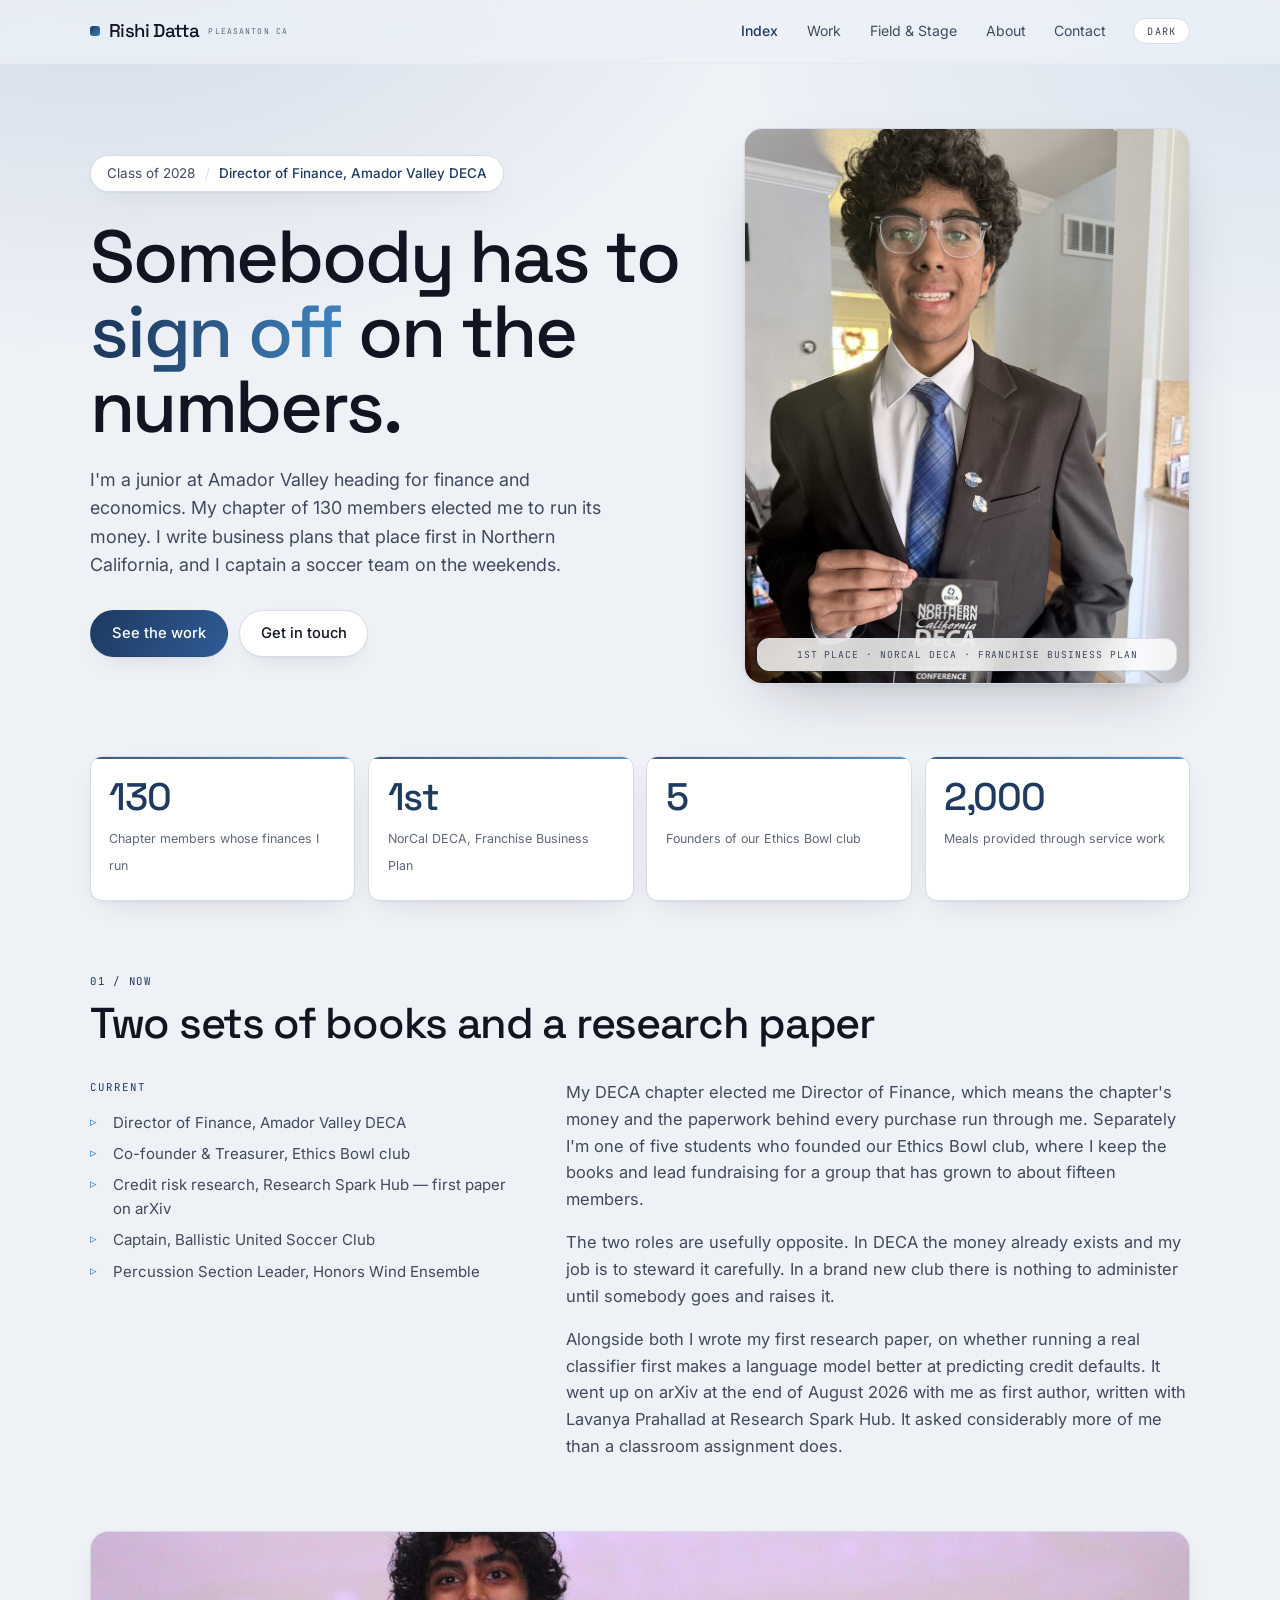
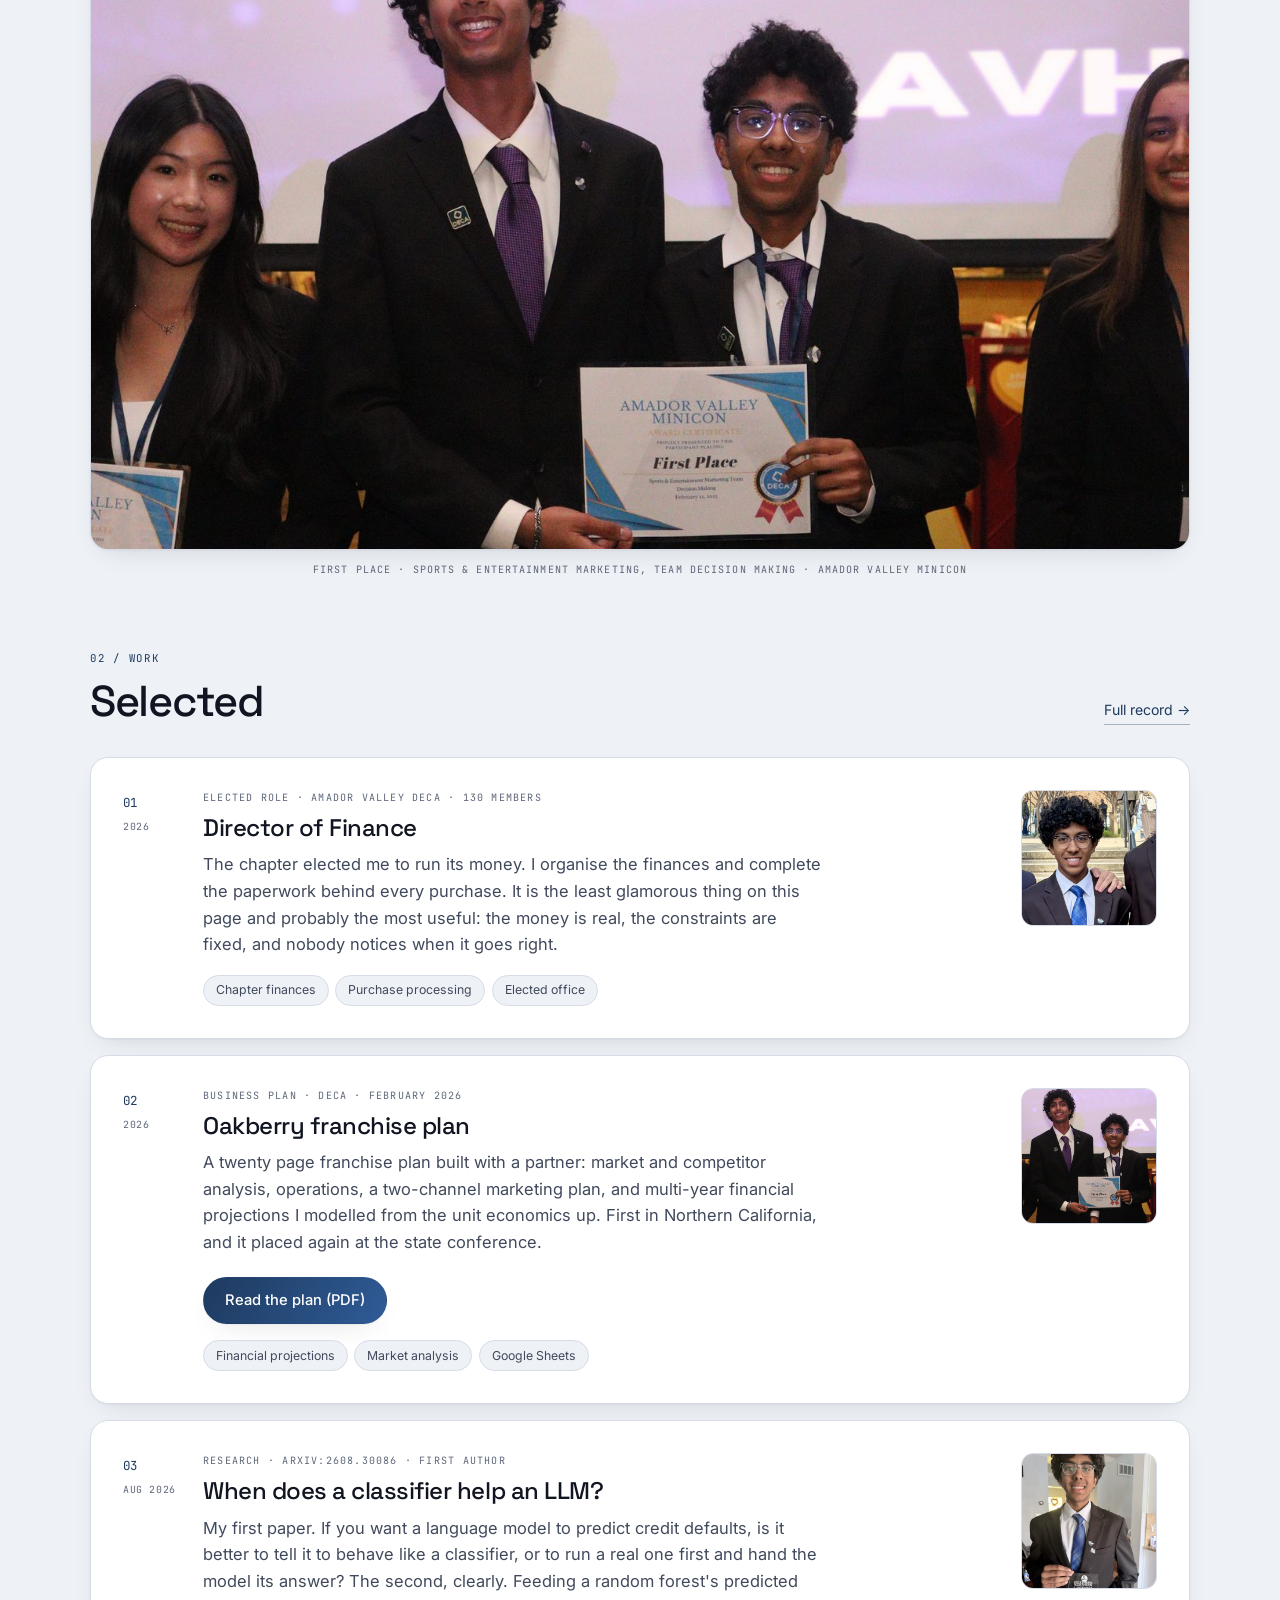
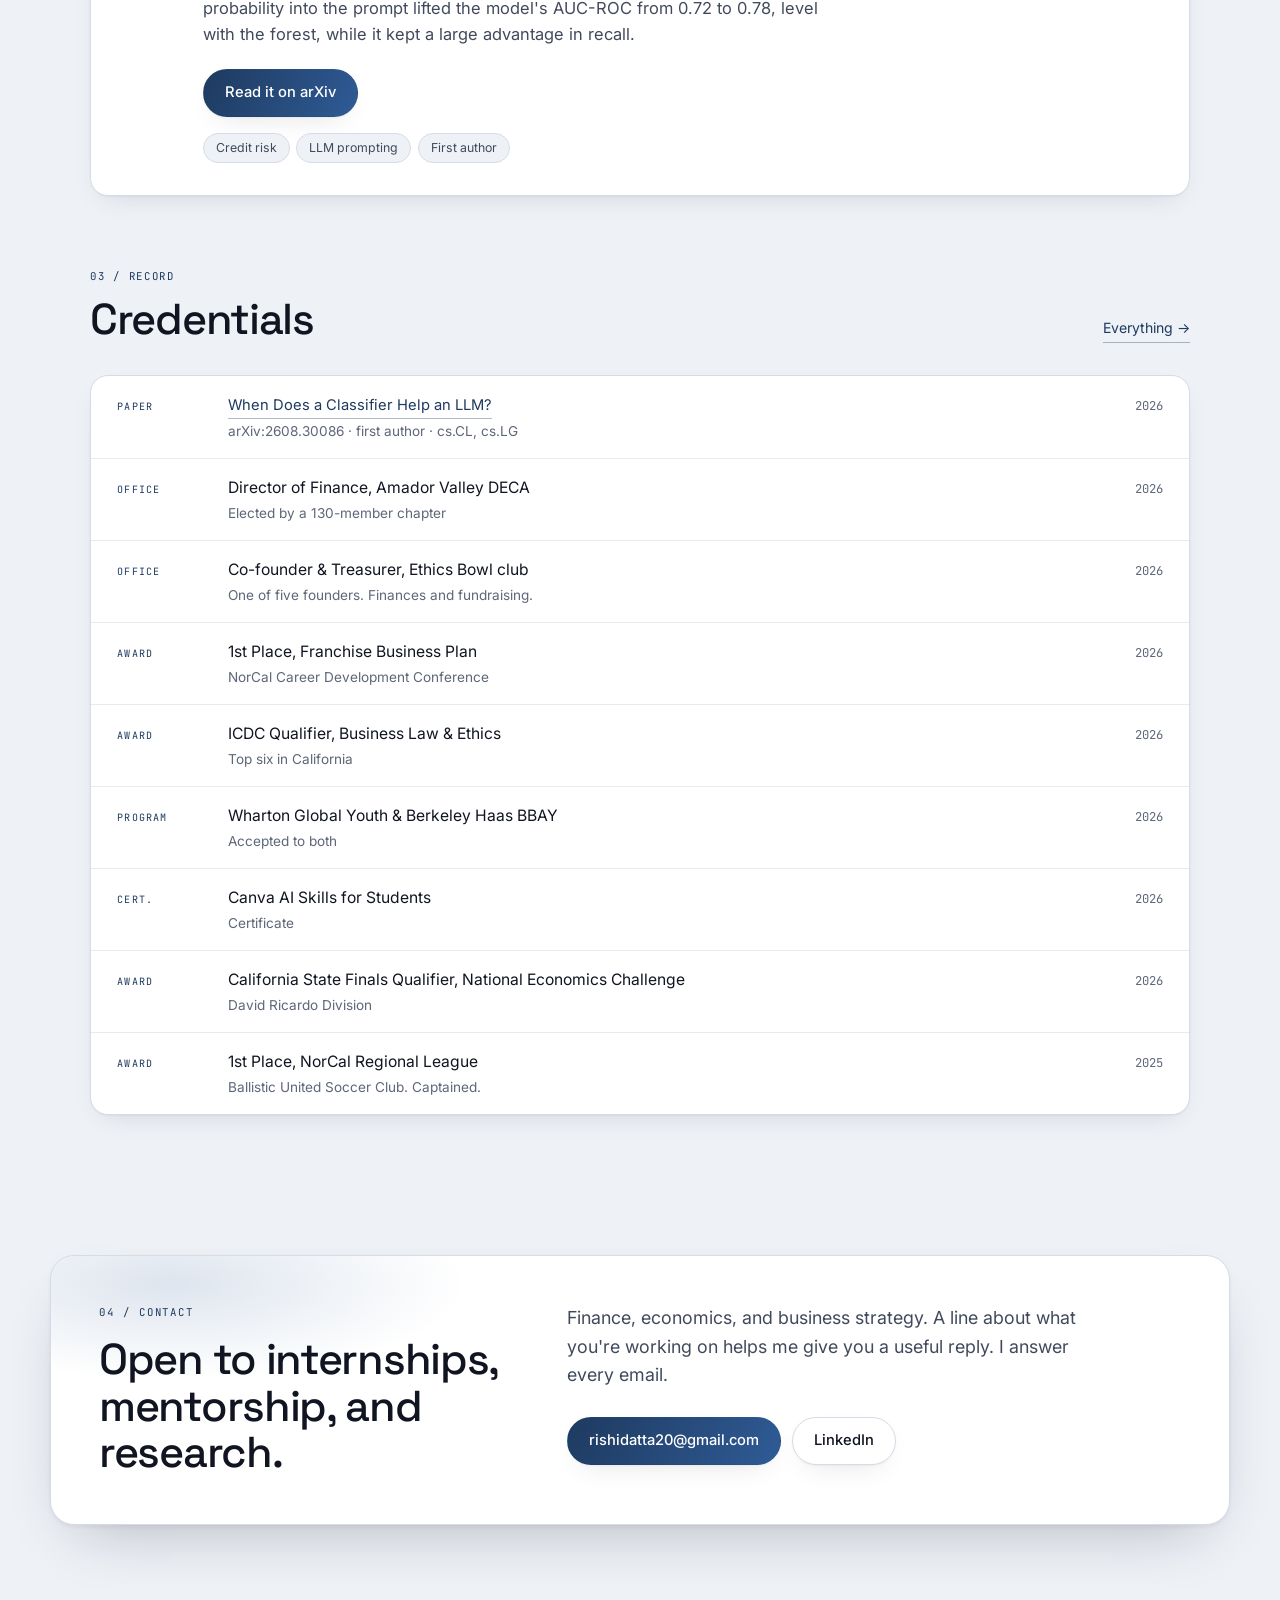
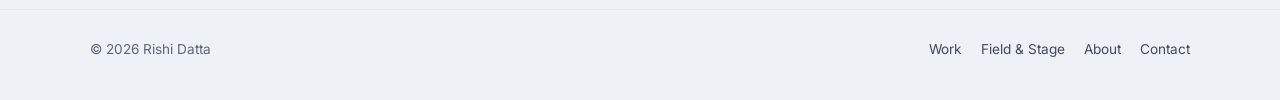
<file: index.html>
<!DOCTYPE html>
<html lang="en">
<head>
<meta charset="utf-8">
<meta name="viewport" content="width=device-width, initial-scale=1">
<title>Rishi Datta — Finance, economics, and the paperwork behind them</title>
<meta name="description" content="Rishi Datta, Amador Valley High School class of 2028. First author of an arXiv paper on classifier-guided prompting for credit-default prediction, elected Director of Finance of a 130-member DECA chapter, ICDC qualifier, Ethics Bowl club co-founder, club soccer captain.">
<meta name="theme-color" content="#f2f3f6">
<meta property="og:title" content="Rishi Datta">
<meta property="og:description" content="Director of Finance, Amador Valley DECA. First-author arXiv paper on credit-default prediction, business plans, soccer, percussion.">
<meta property="og:type" content="website">
<meta property="og:image" content="assets/portrait.jpg">
<link rel="preconnect" href="https://fonts.googleapis.com">
<link rel="preconnect" href="https://fonts.gstatic.com" crossorigin>
<link href="https://fonts.googleapis.com/css2?family=Space+Grotesk:wght@500;700&family=Inter:wght@400;500&family=JetBrains+Mono:wght@400;500&display=swap" rel="stylesheet">
<link rel="stylesheet" href="assets/style.css">
<script src="assets/site.js"></script>
</head>
<body>

<header class="mast">
  <div class="shell mast-in">
    <a class="wordmark" href="index.html">Rishi Datta<sup>PLEASANTON CA</sup></a>
    <nav>
      <a href="index.html" aria-current="page">Index</a>
      <a href="work.html">Work</a>
      <a href="leadership.html">Field &amp; Stage</a>
      <a href="about.html">About</a>
      <a href="contact.html">Contact</a>
      <button class="themer" type="button">Dark</button>
    </nav>
  </div>
</header>

<section class="hero">
  <div class="shell">
    <div class="hero-grid">
      <div class="hero-copy">
        <p class="hero-meta">
          <span>Class of 2028</span><span>/</span>
          <b>Director of Finance, Amador Valley DECA</b>
        </p>
        <h1 class="d1">Somebody has to <span class="navy ital">sign off</span> on the numbers.</h1>
        <p class="lede">
          I'm a junior at Amador Valley heading for finance and economics. My chapter of 130
          members elected me to run its money. I write business plans that place first in
          Northern California, and I captain a soccer team on the weekends.
        </p>
        <div class="acts">
          <a class="lnk" href="work.html">See the work</a>
          <a class="lnk quiet" href="contact.html">Get in touch</a>
        </div>
      </div>

      <figure class="hero-figure">
        <div class="duo">
          <img src="assets/portrait.jpg" alt="Rishi Datta holding a first place trophy from the Northern California DECA District Career Development Conference" width="900" height="1125">
        </div>
        <figcaption class="stamp">1st Place &middot; NorCal DECA &middot; Franchise Business Plan</figcaption>
      </figure>
    </div>
  </div>
</section>

<section class="band reveal">
  <div class="shell">
    <div class="figs">
      <div class="fig"><span class="n">130</span><span class="l">Chapter members whose finances I run</span></div>
      <div class="fig"><span class="n">1st</span><span class="l">NorCal DECA, Franchise Business Plan</span></div>
      <div class="fig"><span class="n">5</span><span class="l">Founders of our Ethics Bowl club</span></div>
      <div class="fig"><span class="n">2,000</span><span class="l">Meals provided through service work</span></div>
    </div>
  </div>
</section>

<section class="band" style="padding-top:0">
  <div class="shell">
    <div class="head">
      <span class="idx">01 / Now</span>
      <div class="hx"><h2 class="d2">Two sets of books and a research paper</h2></div>
    </div>

    <div class="duet">
      <div>
        <p class="tag" style="margin-bottom:.9rem">Current</p>
        <ul class="notes">
          <li>Director of Finance, Amador Valley DECA</li>
          <li>Co-founder &amp; Treasurer, Ethics Bowl club</li>
          <li>Credit risk research, Research Spark Hub &mdash; first paper on arXiv</li>
          <li>Captain, Ballistic United Soccer Club</li>
          <li>Percussion Section Leader, Honors Wind Ensemble</li>
        </ul>
      </div>
      <div class="meas body">
        <p>
          My DECA chapter elected me Director of Finance, which means the chapter's money and
          the paperwork behind every purchase run through me. Separately I'm one of five
          students who founded our Ethics Bowl club, where I keep the books and lead
          fundraising for a group that has grown to about fifteen members.
        </p>
        <p>
          The two roles are usefully opposite. In DECA the money already exists and my job is
          to steward it carefully. In a brand new club there is nothing to administer until
          somebody goes and raises it.
        </p>
        <p>
          Alongside both I wrote my first research paper, on whether running a real classifier
          first makes a language model better at predicting credit defaults. It went up on
          arXiv at the end of August 2026 with me as first author, written with Lavanya
          Prahallad at Research Spark Hub. It asked considerably more of me than a classroom
          assignment does.
        </p>
      </div>
    </div>
  </div>
</section>

<div class="shell">
  <figure class="plate">
    <div class="duo">
      <img src="assets/minicon.jpg" alt="Rishi Datta with teammates receiving a first place award at the Amador Valley DECA Minicon" width="1400" height="933">
    </div>
    <figcaption>First place &middot; Sports &amp; Entertainment Marketing, Team Decision Making &middot; Amador Valley Minicon</figcaption>
  </figure>
</div>

<section class="band reveal">
  <div class="shell">
    <div class="head">
      <span class="idx">02 / Work</span>
      <div class="hx">
        <h2 class="d2">Selected</h2>
        <a class="more" href="work.html">Full record →</a>
      </div>
    </div>

    <div class="entries">
      <article class="entry">
        <div class="no">01<b>2026</b></div>
        <div>
          <p class="kick">Elected role &middot; Amador Valley DECA &middot; 130 members</p>
          <h3 class="d3">Director of Finance</h3>
          <p class="body meas">
            The chapter elected me to run its money. I organise the finances and complete the
            paperwork behind every purchase. It is the least glamorous thing on this page and
            probably the most useful: the money is real, the constraints are fixed, and nobody
            notices when it goes right.
          </p>
          <div class="keys">
            <span class="key">Chapter finances</span>
            <span class="key">Purchase processing</span>
            <span class="key">Elected office</span>
          </div>
        </div>
        <div class="thumb"><div class="duo"><img src="assets/deca.jpg" alt="" width="900" height="1125"></div></div>
      </article>

      <article class="entry">
        <div class="no">02<b>2026</b></div>
        <div>
          <p class="kick">Business plan &middot; DECA &middot; February 2026</p>
          <h3 class="d3">Oakberry franchise plan</h3>
          <p class="body meas">
            A twenty page franchise plan built with a partner: market and competitor analysis,
            operations, a two-channel marketing plan, and multi-year financial projections I
            modelled from the unit economics up. First in Northern California, and it placed
            again at the state conference.
          </p>
          <div class="acts" style="margin-top:1.3rem">
            <a class="lnk" href="assets/oakberry-franchise-plan.pdf" target="_blank" rel="noopener">Read the plan (PDF)</a>
          </div>
          <div class="keys">
            <span class="key">Financial projections</span>
            <span class="key">Market analysis</span>
            <span class="key">Google Sheets</span>
          </div>
        </div>
        <div class="thumb"><div class="duo"><img src="assets/minicon.jpg" alt="" width="1400" height="933"></div></div>
      </article>

      <article class="entry">
        <div class="no">03<b>Aug 2026</b></div>
        <div>
          <p class="kick">Research &middot; arXiv:2608.30086 &middot; first author</p>
          <h3 class="d3">When does a classifier help an LLM?</h3>
          <p class="body meas">
            My first paper. If you want a language model to predict credit defaults, is it
            better to tell it to behave like a classifier, or to run a real one first and hand
            the model its answer? The second, clearly. Feeding a random forest's predicted
            probability into the prompt lifted the model's AUC-ROC from 0.72 to 0.78, level
            with the forest, while it kept a large advantage in recall.
          </p>
          <div class="acts" style="margin-top:1.3rem">
            <a class="lnk" href="https://arxiv.org/abs/2608.30086" target="_blank" rel="noopener">Read it on arXiv</a>
          </div>
          <div class="keys">
            <span class="key">Credit risk</span>
            <span class="key">LLM prompting</span>
            <span class="key">First author</span>
          </div>
        </div>
        <div class="thumb"><div class="duo"><img src="assets/portrait.jpg" alt="" width="900" height="1125"></div></div>
      </article>
    </div>
  </div>
</section>

<section class="band" style="padding-top:0">
  <div class="shell">
    <div class="head">
      <span class="idx">03 / Record</span>
      <div class="hx">
        <h2 class="d2">Credentials</h2>
        <a class="more" href="work.html#record">Everything →</a>
      </div>
    </div>

    <div class="ledger">
      <div class="lrow">
        <span class="k">Paper</span>
        <span class="v"><a class="lnk" style="border-bottom-width:1px" href="https://arxiv.org/abs/2608.30086" target="_blank" rel="noopener">When Does a Classifier Help an LLM?</a><small>arXiv:2608.30086 &middot; first author &middot; cs.CL, cs.LG</small></span>
        <span class="n">2026</span>
      </div>
      <div class="lrow">
        <span class="k">Office</span>
        <span class="v">Director of Finance, Amador Valley DECA<small>Elected by a 130-member chapter</small></span>
        <span class="n">2026</span>
      </div>
      <div class="lrow">
        <span class="k">Office</span>
        <span class="v">Co-founder &amp; Treasurer, Ethics Bowl club<small>One of five founders. Finances and fundraising.</small></span>
        <span class="n">2026</span>
      </div>
      <div class="lrow">
        <span class="k">Award</span>
        <span class="v">1st Place, Franchise Business Plan<small>NorCal Career Development Conference</small></span>
        <span class="n">2026</span>
      </div>
      <div class="lrow">
        <span class="k">Award</span>
        <span class="v">ICDC Qualifier, Business Law &amp; Ethics<small>Top six in California</small></span>
        <span class="n">2026</span>
      </div>
      <div class="lrow">
        <span class="k">Program</span>
        <span class="v">Wharton Global Youth &amp; Berkeley Haas BBAY<small>Accepted to both</small></span>
        <span class="n">2026</span>
      </div>
      <div class="lrow">
        <span class="k">Cert.</span>
        <span class="v">Canva AI Skills for Students<small>Certificate</small></span>
        <span class="n">2026</span>
      </div>
      <div class="lrow">
        <span class="k">Award</span>
        <span class="v">California State Finals Qualifier, National Economics Challenge<small>David Ricardo Division</small></span>
        <span class="n">2026</span>
      </div>
      <div class="lrow">
        <span class="k">Award</span>
        <span class="v">1st Place, NorCal Regional League<small>Ballistic United Soccer Club. Captained.</small></span>
        <span class="n">2025</span>
      </div>
    </div>
  </div>
</section>

<section class="close">
  <div class="shell duet">
    <div>
      <p class="tag" style="margin-bottom:.9rem">04 / Contact</p>
      <h2 class="d2">Open to internships, mentorship, and research.</h2>
    </div>
    <div>
      <p class="lede" style="margin-bottom:1.75rem">
        Finance, economics, and business strategy. A line about what you're working on helps
        me give you a useful reply. I answer every email.
      </p>
      <div class="acts">
        <a class="lnk" href="mailto:rishidatta20@gmail.com">rishidatta20@gmail.com</a>
        <a class="lnk quiet" href="https://www.linkedin.com/in/rishi-datta1" target="_blank" rel="noopener">LinkedIn</a>
      </div>
    </div>
  </div>
</section>

<footer class="foot">
  <div class="shell foot-in">
    <span>© 2026 Rishi Datta</span>
    <span class="foot-nav">
      <a href="work.html">Work</a>
      <a href="leadership.html">Field &amp; Stage</a>
      <a href="about.html">About</a>
      <a href="contact.html">Contact</a>
    </span>
  </div>
</footer>

</body>
</html>
</file>
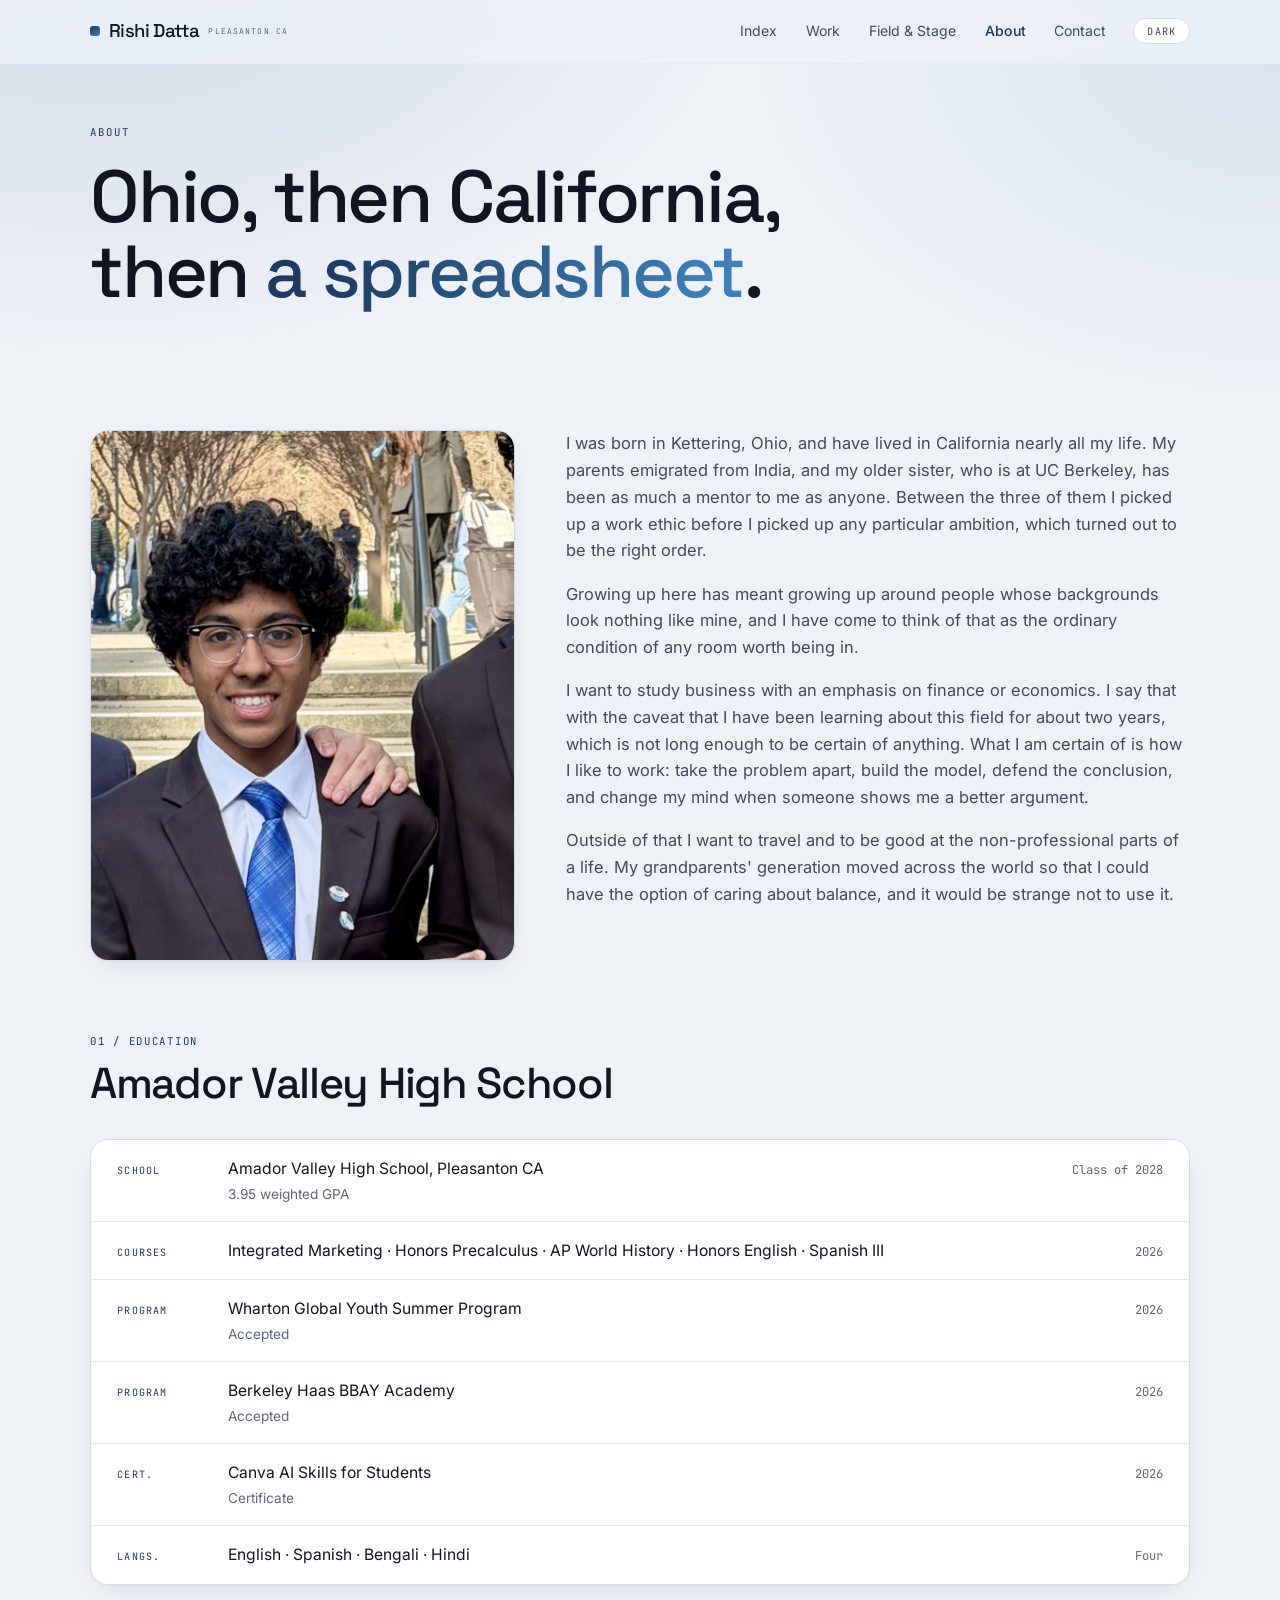
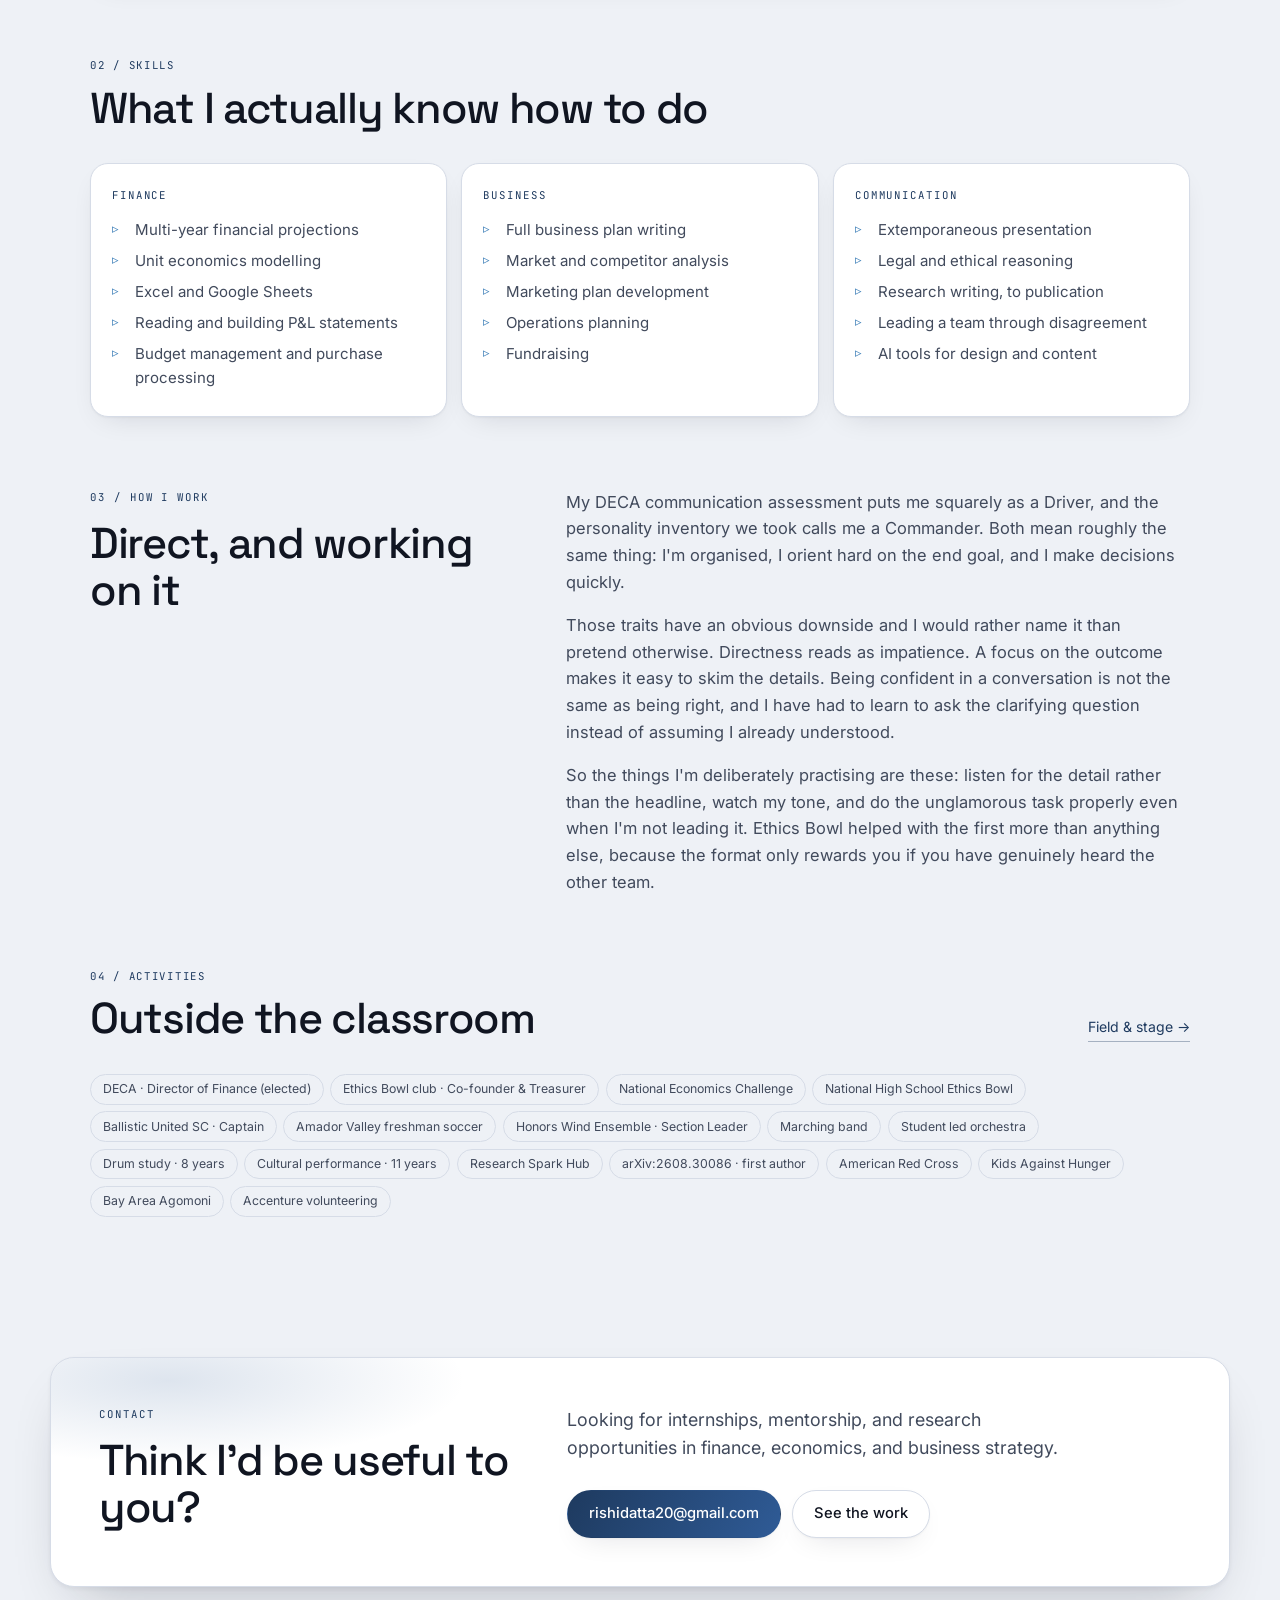
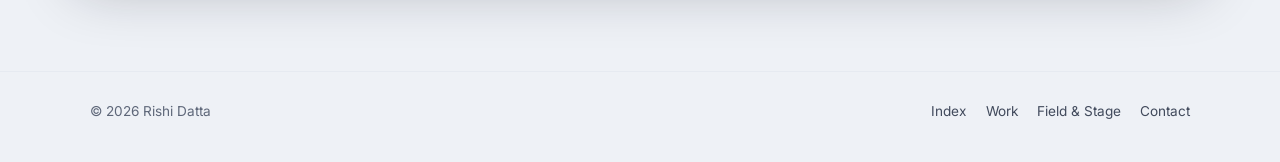
<file: about.html>
<!DOCTYPE html>
<html lang="en">
<head>
<meta charset="utf-8">
<meta name="viewport" content="width=device-width, initial-scale=1">
<title>About — Rishi Datta</title>
<meta name="description" content="About Rishi Datta: Amador Valley High School class of 2028, Pleasanton California. First-author arXiv paper on credit-default prediction, education, skills, certifications, languages, and activities.">
<meta name="theme-color" content="#f2f3f6">
<link rel="preconnect" href="https://fonts.googleapis.com">
<link rel="preconnect" href="https://fonts.gstatic.com" crossorigin>
<link href="https://fonts.googleapis.com/css2?family=Space+Grotesk:wght@500;700&family=Inter:wght@400;500&family=JetBrains+Mono:wght@400;500&display=swap" rel="stylesheet">
<link rel="stylesheet" href="assets/style.css">
<script src="assets/site.js"></script>
</head>
<body>

<header class="mast">
  <div class="shell mast-in">
    <a class="wordmark" href="index.html">Rishi Datta<sup>PLEASANTON CA</sup></a>
    <nav>
      <a href="index.html">Index</a>
      <a href="work.html">Work</a>
      <a href="leadership.html">Field &amp; Stage</a>
      <a href="about.html" aria-current="page">About</a>
      <a href="contact.html">Contact</a>
      <button class="themer" type="button">Dark</button>
    </nav>
  </div>
</header>

<section class="opener">
  <div class="shell">
    <p class="tag" style="margin-bottom:1.1rem">About</p>
    <h1 class="d1">Ohio, then California, then <span class="navy ital">a spreadsheet</span>.</h1>
  </div>
</section>

<section class="band">
  <div class="shell duet">
    <div class="slot">
      <div class="duo">
        <img src="assets/deca.jpg" alt="Rishi Datta in a suit at a DECA career development conference" width="900" height="1125">
      </div>
    </div>
    <div class="meas body">
      <p>
        I was born in Kettering, Ohio, and have lived in California nearly all my life. My
        parents emigrated from India, and my older sister, who is at UC Berkeley, has been as
        much a mentor to me as anyone. Between the three of them I picked up a work ethic
        before I picked up any particular ambition, which turned out to be the right order.
      </p>
      <p>
        Growing up here has meant growing up around people whose backgrounds look nothing like
        mine, and I have come to think of that as the ordinary condition of any room worth
        being in.
      </p>
      <p>
        I want to study business with an emphasis on finance or economics. I say that with the
        caveat that I have been learning about this field for about two years, which is not
        long enough to be certain of anything. What I am certain of is how I like to work:
        take the problem apart, build the model, defend the conclusion, and change my mind
        when someone shows me a better argument.
      </p>
      <p>
        Outside of that I want to travel and to be good at the non-professional parts of a
        life. My grandparents' generation moved across the world so that I could have the
        option of caring about balance, and it would be strange not to use it.
      </p>
    </div>
  </div>
</section>

<section class="band" style="padding-top:0">
  <div class="shell">
    <div class="head">
      <span class="idx">01 / Education</span>
      <div class="hx"><h2 class="d2">Amador Valley High School</h2></div>
    </div>

    <div class="ledger">
      <div class="lrow"><span class="k">School</span><span class="v">Amador Valley High School, Pleasanton CA<small>3.95 weighted GPA</small></span><span class="n">Class of 2028</span></div>
      <div class="lrow"><span class="k">Courses</span><span class="v">Integrated Marketing &middot; Honors Precalculus &middot; AP World History &middot; Honors English &middot; Spanish III</span><span class="n">2026</span></div>
      <div class="lrow"><span class="k">Program</span><span class="v">Wharton Global Youth Summer Program<small>Accepted</small></span><span class="n">2026</span></div>
      <div class="lrow"><span class="k">Program</span><span class="v">Berkeley Haas BBAY Academy<small>Accepted</small></span><span class="n">2026</span></div>
      <div class="lrow"><span class="k">Cert.</span><span class="v">Canva AI Skills for Students<small>Certificate</small></span><span class="n">2026</span></div>
      <div class="lrow"><span class="k">Langs.</span><span class="v">English &middot; Spanish &middot; Bengali &middot; Hindi</span><span class="n">Four</span></div>
    </div>
  </div>
</section>

<section class="band" style="padding-top:0">
  <div class="shell">
    <div class="head">
      <span class="idx">02 / Skills</span>
      <div class="hx"><h2 class="d2">What I actually know how to do</h2></div>
    </div>

    <div class="trio">
      <div>
        <p class="tag" style="margin-bottom:.85rem">Finance</p>
        <ul class="notes" style="margin-top:0">
          <li>Multi-year financial projections</li>
          <li>Unit economics modelling</li>
          <li>Excel and Google Sheets</li>
          <li>Reading and building P&amp;L statements</li>
          <li>Budget management and purchase processing</li>
        </ul>
      </div>
      <div>
        <p class="tag" style="margin-bottom:.85rem">Business</p>
        <ul class="notes" style="margin-top:0">
          <li>Full business plan writing</li>
          <li>Market and competitor analysis</li>
          <li>Marketing plan development</li>
          <li>Operations planning</li>
          <li>Fundraising</li>
        </ul>
      </div>
      <div>
        <p class="tag" style="margin-bottom:.85rem">Communication</p>
        <ul class="notes" style="margin-top:0">
          <li>Extemporaneous presentation</li>
          <li>Legal and ethical reasoning</li>
          <li>Research writing, to publication</li>
          <li>Leading a team through disagreement</li>
          <li>AI tools for design and content</li>
        </ul>
      </div>
    </div>
  </div>
</section>

<section class="band" style="padding-top:0">
  <div class="shell duet">
    <div>
      <p class="tag" style="margin-bottom:.9rem">03 / How I work</p>
      <h2 class="d2">Direct, and working on it</h2>
    </div>
    <div class="meas body">
      <p>
        My DECA communication assessment puts me squarely as a Driver, and the personality
        inventory we took calls me a Commander. Both mean roughly the same thing: I'm
        organised, I orient hard on the end goal, and I make decisions quickly.
      </p>
      <p>
        Those traits have an obvious downside and I would rather name it than pretend
        otherwise. Directness reads as impatience. A focus on the outcome makes it easy to
        skim the details. Being confident in a conversation is not the same as being right,
        and I have had to learn to ask the clarifying question instead of assuming I already
        understood.
      </p>
      <p>
        So the things I'm deliberately practising are these: listen for the detail rather than
        the headline, watch my tone, and do the unglamorous task properly even when I'm not
        leading it. Ethics Bowl helped with the first more than anything else, because the
        format only rewards you if you have genuinely heard the other team.
      </p>
    </div>
  </div>
</section>

<section class="band" style="padding-top:0">
  <div class="shell">
    <div class="head">
      <span class="idx">04 / Activities</span>
      <div class="hx">
        <h2 class="d2">Outside the classroom</h2>
        <a class="more" href="leadership.html">Field &amp; stage →</a>
      </div>
    </div>
    <div class="keys">
      <span class="key">DECA · Director of Finance (elected)</span>
      <span class="key">Ethics Bowl club · Co-founder &amp; Treasurer</span>
      <span class="key">National Economics Challenge</span>
      <span class="key">National High School Ethics Bowl</span>
      <span class="key">Ballistic United SC · Captain</span>
      <span class="key">Amador Valley freshman soccer</span>
      <span class="key">Honors Wind Ensemble · Section Leader</span>
      <span class="key">Marching band</span>
      <span class="key">Student led orchestra</span>
      <span class="key">Drum study · 8 years</span>
      <span class="key">Cultural performance · 11 years</span>
      <span class="key">Research Spark Hub</span>
      <span class="key">arXiv:2608.30086 &middot; first author</span>
      <span class="key">American Red Cross</span>
      <span class="key">Kids Against Hunger</span>
      <span class="key">Bay Area Agomoni</span>
      <span class="key">Accenture volunteering</span>
    </div>
  </div>
</section>

<section class="close reveal">
  <div class="shell duet">
    <div>
      <p class="tag" style="margin-bottom:.9rem">Contact</p>
      <h2 class="d2">Think I'd be useful to you?</h2>
    </div>
    <div>
      <p class="lede" style="margin-bottom:1.75rem">
        Looking for internships, mentorship, and research opportunities in finance,
        economics, and business strategy.
      </p>
      <div class="acts">
        <a class="lnk" href="mailto:rishidatta20@gmail.com">rishidatta20@gmail.com</a>
        <a class="lnk quiet" href="work.html">See the work</a>
      </div>
    </div>
  </div>
</section>

<footer class="foot">
  <div class="shell foot-in">
    <span>© 2026 Rishi Datta</span>
    <span class="foot-nav">
      <a href="index.html">Index</a>
      <a href="work.html">Work</a>
      <a href="leadership.html">Field &amp; Stage</a>
      <a href="contact.html">Contact</a>
    </span>
  </div>
</footer>

</body>
</html>
</file>
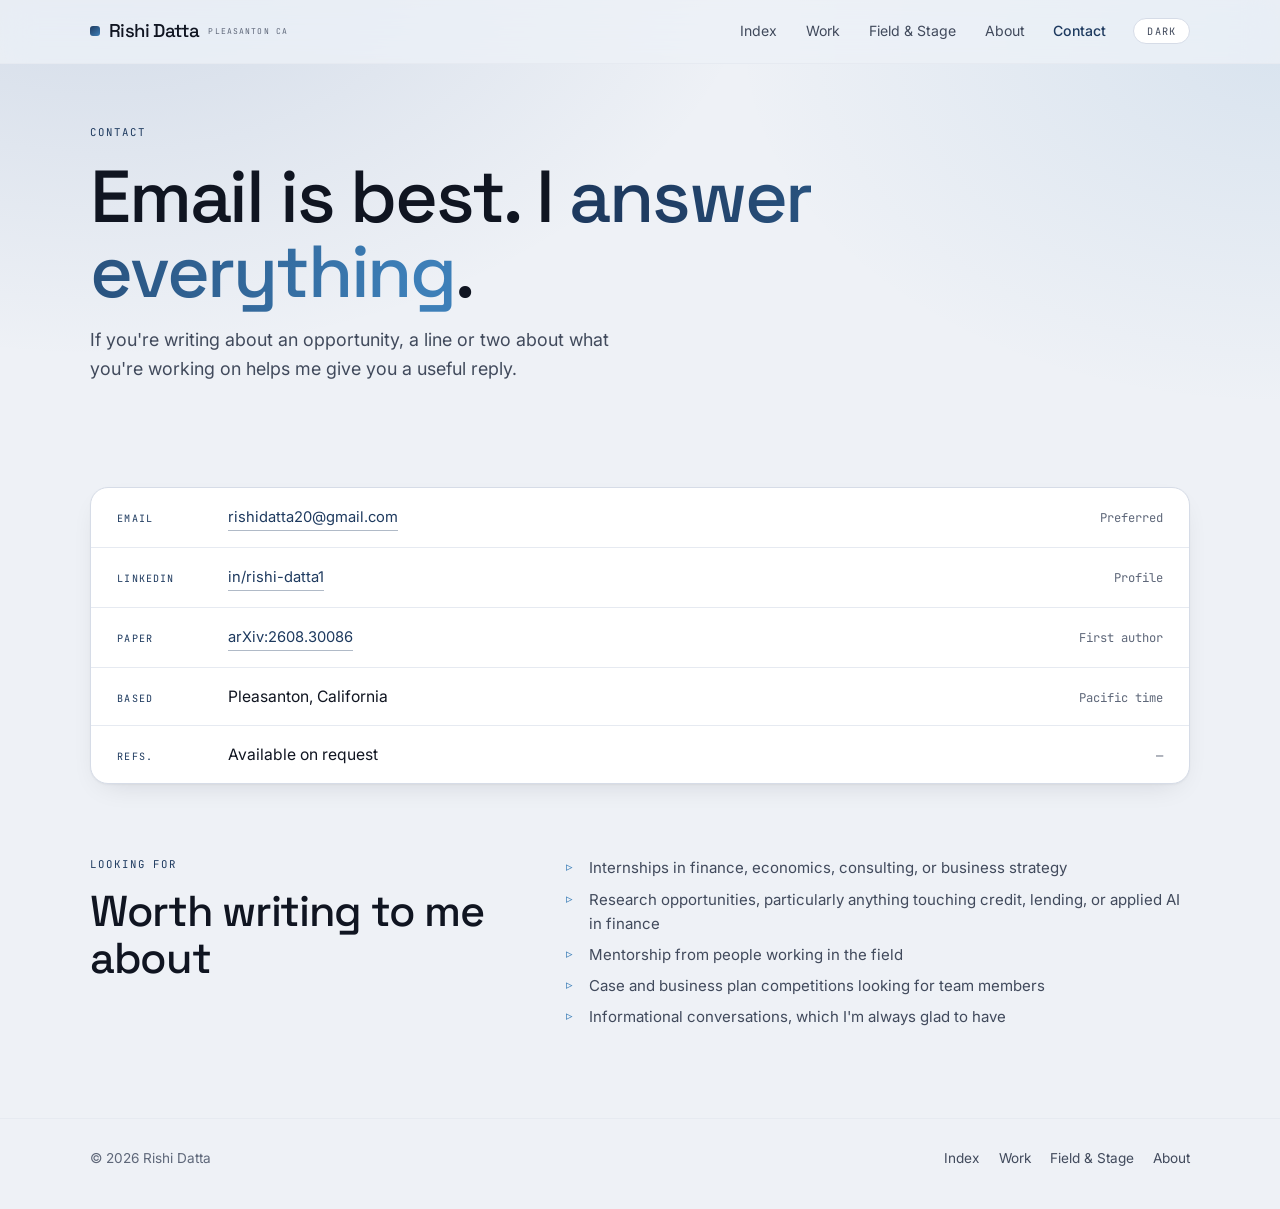
<file: contact.html>
<!DOCTYPE html>
<html lang="en">
<head>
<meta charset="utf-8">
<meta name="viewport" content="width=device-width, initial-scale=1">
<title>Contact — Rishi Datta</title>
<meta name="description" content="Get in touch with Rishi Datta about internships, mentorship, and research opportunities in finance, economics, and business strategy.">
<meta name="theme-color" content="#f2f3f6">
<link rel="preconnect" href="https://fonts.googleapis.com">
<link rel="preconnect" href="https://fonts.gstatic.com" crossorigin>
<link href="https://fonts.googleapis.com/css2?family=Space+Grotesk:wght@500;700&family=Inter:wght@400;500&family=JetBrains+Mono:wght@400;500&display=swap" rel="stylesheet">
<link rel="stylesheet" href="assets/style.css">
<script src="assets/site.js"></script>
</head>
<body>

<header class="mast">
  <div class="shell mast-in">
    <a class="wordmark" href="index.html">Rishi Datta<sup>PLEASANTON CA</sup></a>
    <nav>
      <a href="index.html">Index</a>
      <a href="work.html">Work</a>
      <a href="leadership.html">Field &amp; Stage</a>
      <a href="about.html">About</a>
      <a href="contact.html" aria-current="page">Contact</a>
      <button class="themer" type="button">Dark</button>
    </nav>
  </div>
</header>

<section class="opener">
  <div class="shell">
    <p class="tag" style="margin-bottom:1.1rem">Contact</p>
    <h1 class="d1">Email is best. I <span class="navy ital">answer everything</span>.</h1>
    <p class="lede">
      If you're writing about an opportunity, a line or two about what you're working on helps
      me give you a useful reply.
    </p>
  </div>
</section>

<section class="band">
  <div class="shell">
    <div class="ledger">
      <div class="lrow">
        <span class="k">Email</span>
        <span class="v"><a class="lnk" style="border-bottom-width:1px" href="mailto:rishidatta20@gmail.com">rishidatta20@gmail.com</a></span>
        <span class="n">Preferred</span>
      </div>
      <div class="lrow">
        <span class="k">LinkedIn</span>
        <span class="v"><a class="lnk" style="border-bottom-width:1px" href="https://www.linkedin.com/in/rishi-datta1" target="_blank" rel="noopener">in/rishi-datta1</a></span>
        <span class="n">Profile</span>
      </div>
      <div class="lrow">
        <span class="k">Paper</span>
        <span class="v"><a class="lnk" style="border-bottom-width:1px" href="https://arxiv.org/abs/2608.30086" target="_blank" rel="noopener">arXiv:2608.30086</a></span>
        <span class="n">First author</span>
      </div>
      <div class="lrow">
        <span class="k">Based</span>
        <span class="v">Pleasanton, California</span>
        <span class="n">Pacific time</span>
      </div>
      <div class="lrow">
        <span class="k">Refs.</span>
        <span class="v">Available on request</span>
        <span class="n">—</span>
      </div>
    </div>
  </div>
</section>

<section class="band" style="padding-top:0">
  <div class="shell duet">
    <div>
      <p class="tag" style="margin-bottom:.9rem">Looking for</p>
      <h2 class="d2">Worth writing to me about</h2>
    </div>
    <div>
      <ul class="notes" style="margin-top:0">
        <li>Internships in finance, economics, consulting, or business strategy</li>
        <li>Research opportunities, particularly anything touching credit, lending, or applied AI in finance</li>
        <li>Mentorship from people working in the field</li>
        <li>Case and business plan competitions looking for team members</li>
        <li>Informational conversations, which I'm always glad to have</li>
      </ul>
    </div>
  </div>
</section>

<footer class="foot">
  <div class="shell foot-in">
    <span>© 2026 Rishi Datta</span>
    <span class="foot-nav">
      <a href="index.html">Index</a>
      <a href="work.html">Work</a>
      <a href="leadership.html">Field &amp; Stage</a>
      <a href="about.html">About</a>
    </span>
  </div>
</footer>

</body>
</html>
</file>
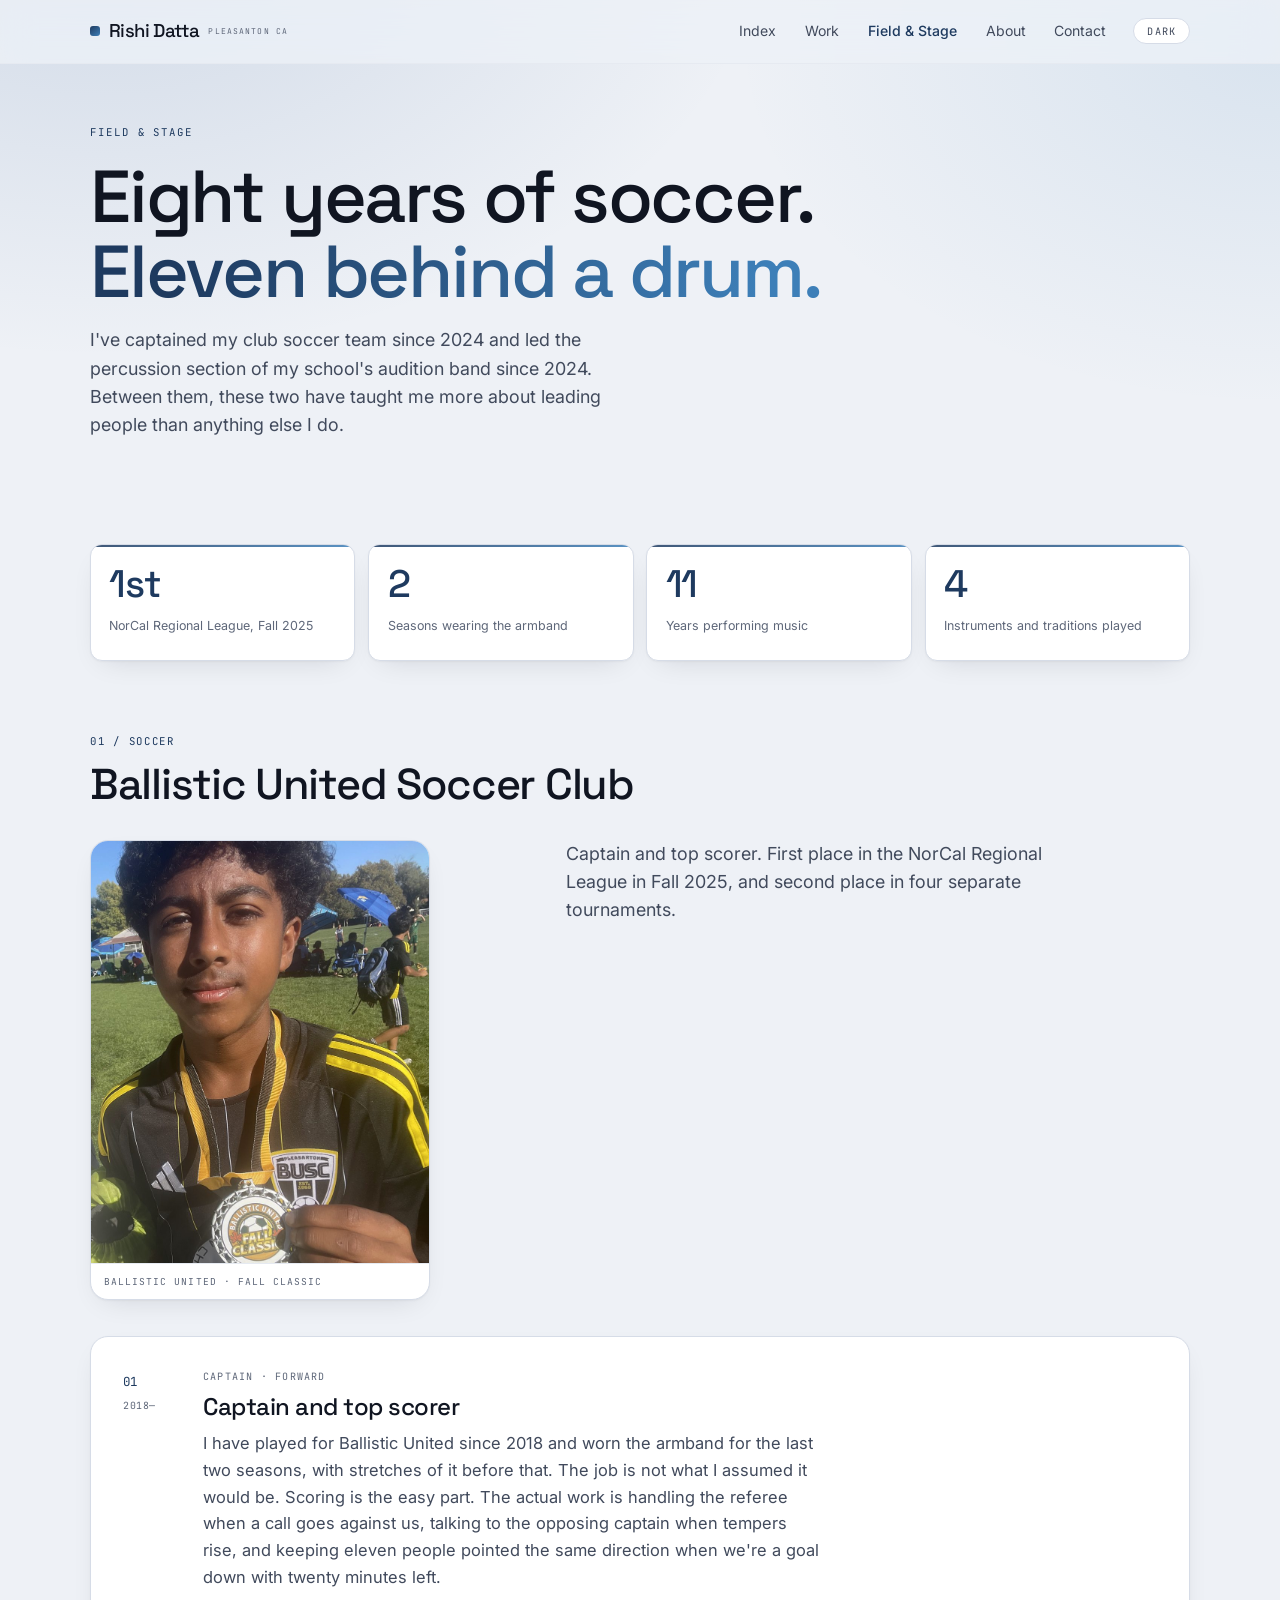
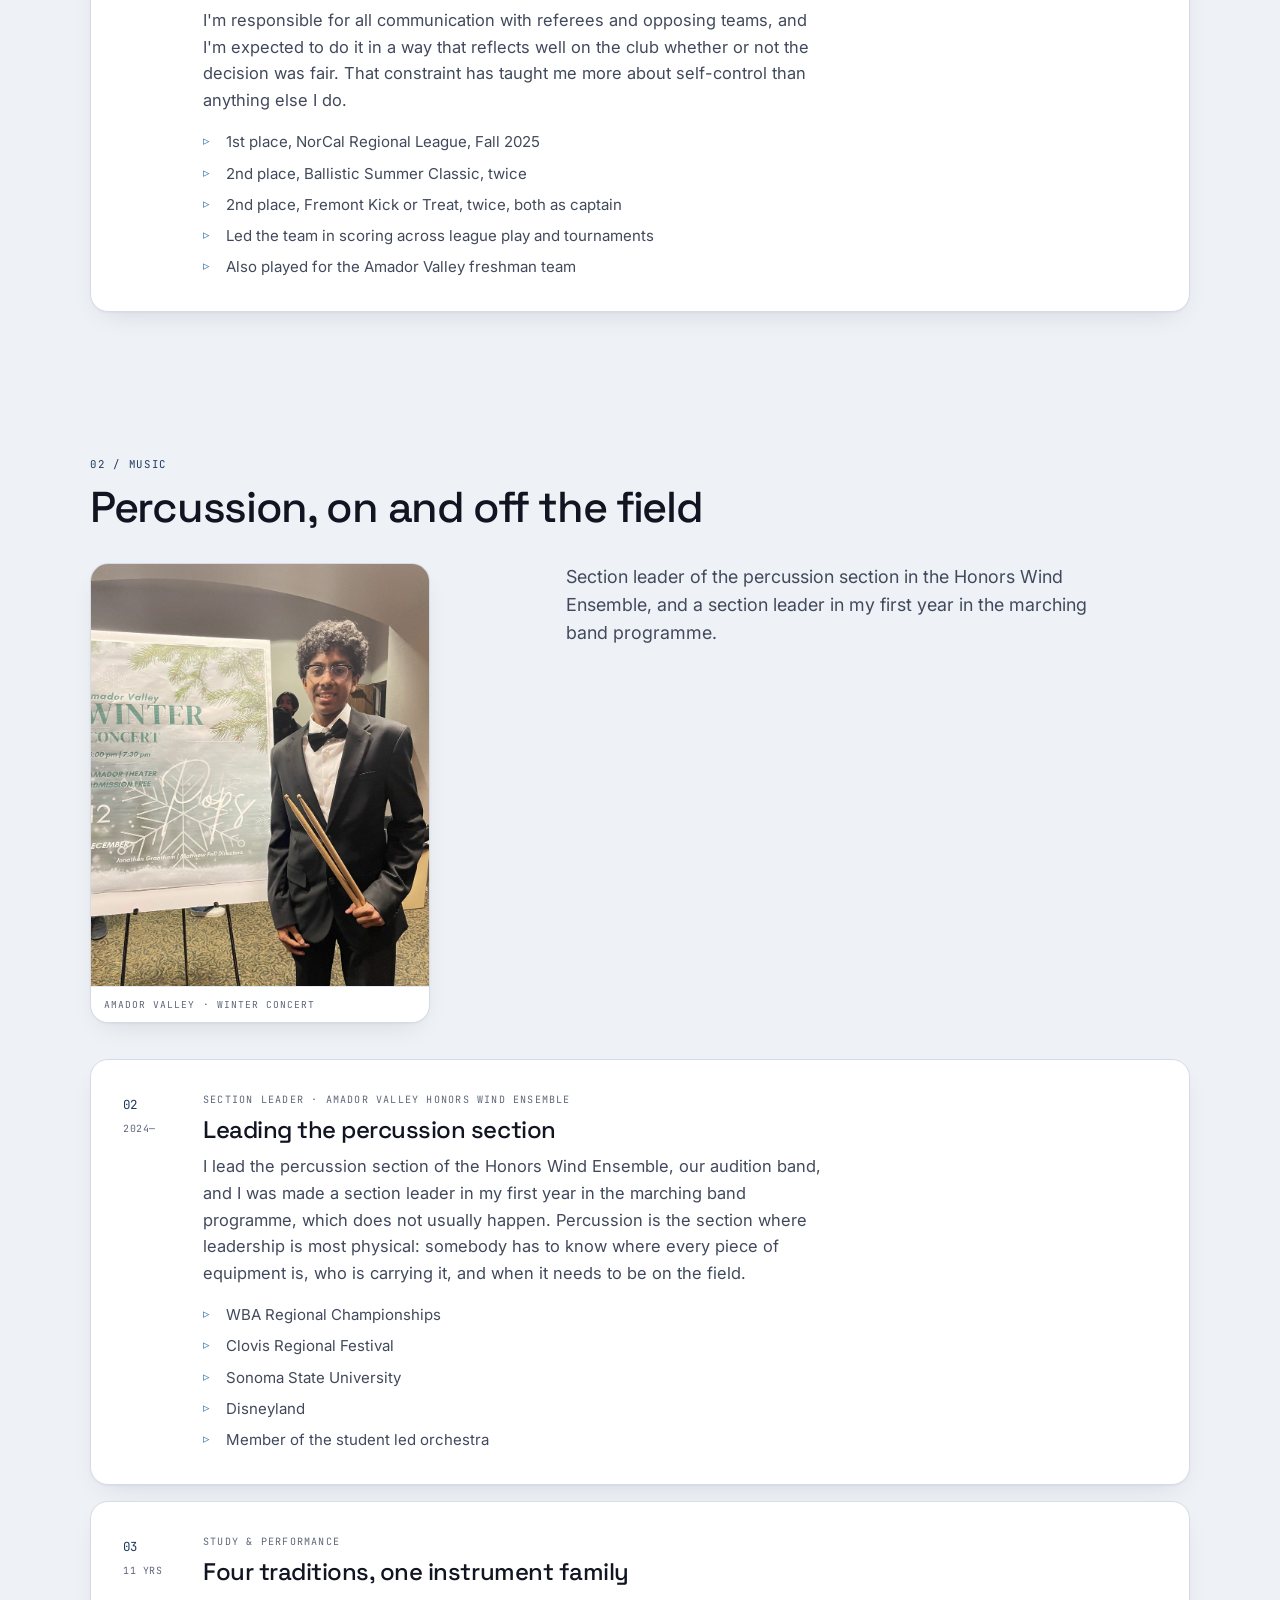
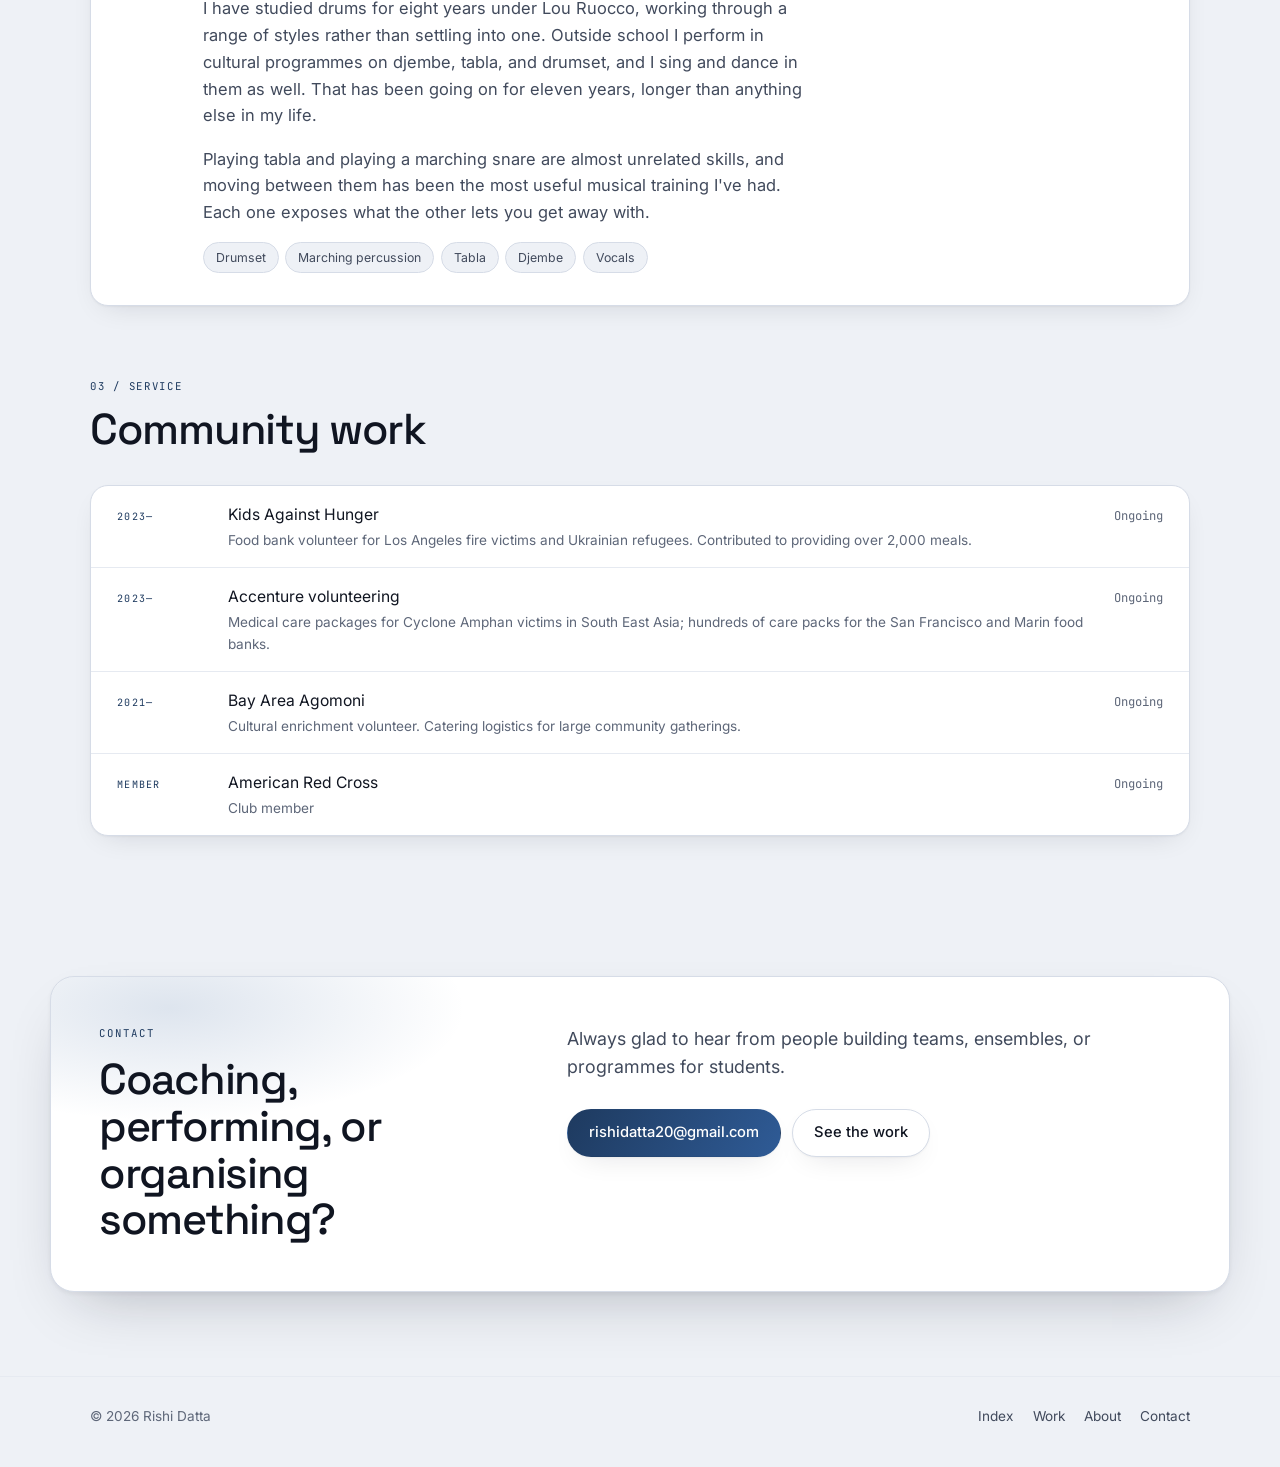
<file: leadership.html>
<!DOCTYPE html>
<html lang="en">
<head>
<meta charset="utf-8">
<meta name="viewport" content="width=device-width, initial-scale=1">
<title>Field &amp; Stage — Rishi Datta</title>
<meta name="description" content="Soccer captaincy at Ballistic United and percussion section leadership in the Amador Valley Honors Wind Ensemble, plus community service.">
<meta name="theme-color" content="#f2f3f6">
<link rel="preconnect" href="https://fonts.googleapis.com">
<link rel="preconnect" href="https://fonts.gstatic.com" crossorigin>
<link href="https://fonts.googleapis.com/css2?family=Space+Grotesk:wght@500;700&family=Inter:wght@400;500&family=JetBrains+Mono:wght@400;500&display=swap" rel="stylesheet">
<link rel="stylesheet" href="assets/style.css">
<script src="assets/site.js"></script>
</head>
<body>

<header class="mast">
  <div class="shell mast-in">
    <a class="wordmark" href="index.html">Rishi Datta<sup>PLEASANTON CA</sup></a>
    <nav>
      <a href="index.html">Index</a>
      <a href="work.html">Work</a>
      <a href="leadership.html" aria-current="page">Field &amp; Stage</a>
      <a href="about.html">About</a>
      <a href="contact.html">Contact</a>
      <button class="themer" type="button">Dark</button>
    </nav>
  </div>
</header>

<section class="opener">
  <div class="shell">
    <p class="tag" style="margin-bottom:1.1rem">Field &amp; Stage</p>
    <h1 class="d1">Eight years of soccer. <span class="navy ital">Eleven behind a drum.</span></h1>
    <p class="lede">
      I've captained my club soccer team since 2024 and led the percussion section of my
      school's audition band since 2024. Between them, these two have taught me more about
      leading people than anything else I do.
    </p>
  </div>
</section>

<section class="band">
  <div class="shell">
    <div class="figs">
      <div class="fig"><span class="n">1st</span><span class="l">NorCal Regional League, Fall 2025</span></div>
      <div class="fig"><span class="n">2</span><span class="l">Seasons wearing the armband</span></div>
      <div class="fig"><span class="n">11</span><span class="l">Years performing music</span></div>
      <div class="fig"><span class="n">4</span><span class="l">Instruments and traditions played</span></div>
    </div>
  </div>
</section>

<section class="band" style="padding-top:0">
  <div class="shell">
    <div class="head">
      <span class="idx">01 / Soccer</span>
      <div class="hx"><h2 class="d2">Ballistic United Soccer Club</h2></div>
    </div>

    <div class="duet" style="margin-bottom:2.25rem">
      <figure class="port">
        <div class="duo">
          <img src="assets/soccer.jpg" alt="Rishi Datta in a Ballistic United kit holding a Fall Classic medal" width="900" height="1125">
        </div>
        <figcaption>Ballistic United &middot; Fall Classic</figcaption>
      </figure>
      <p class="lede">
        Captain and top scorer. First place in the NorCal Regional League in Fall 2025, and
        second place in four separate tournaments.
      </p>
    </div>

    <div class="entries">
      <article class="entry">
        <div class="no">01<b>2018—</b></div>
        <div>
          <p class="kick">Captain &middot; Forward</p>
          <h3 class="d3">Captain and top scorer</h3>
          <p class="body meas">
            I have played for Ballistic United since 2018 and worn the armband for the last
            two seasons, with stretches of it before that. The job is not what I assumed it
            would be. Scoring is the easy part. The actual work is handling the referee when a
            call goes against us, talking to the opposing captain when tempers rise, and
            keeping eleven people pointed the same direction when we're a goal down with
            twenty minutes left.
          </p>
          <p class="body meas">
            I'm responsible for all communication with referees and opposing teams, and I'm
            expected to do it in a way that reflects well on the club whether or not the
            decision was fair. That constraint has taught me more about self-control than
            anything else I do.
          </p>
          <ul class="notes">
            <li>1st place, NorCal Regional League, Fall 2025</li>
            <li>2nd place, Ballistic Summer Classic, twice</li>
            <li>2nd place, Fremont Kick or Treat, twice, both as captain</li>
            <li>Led the team in scoring across league play and tournaments</li>
            <li>Also played for the Amador Valley freshman team</li>
          </ul>
        </div>
      </article>
    </div>
  </div>
</section>

<section class="band">
  <div class="shell">
    <div class="head">
      <span class="idx">02 / Music</span>
      <div class="hx"><h2 class="d2">Percussion, on and off the field</h2></div>
    </div>

    <div class="duet" style="margin-bottom:2.25rem">
      <figure class="port">
        <div class="duo">
          <img src="assets/music.jpg" alt="Rishi Datta in formal dress holding drumsticks at the Amador Valley Winter Concert" width="900" height="1125">
        </div>
        <figcaption>Amador Valley &middot; Winter Concert</figcaption>
      </figure>
      <p class="lede">
        Section leader of the percussion section in the Honors Wind Ensemble, and a section
        leader in my first year in the marching band programme.
      </p>
    </div>

    <div class="entries">
      <article class="entry">
        <div class="no">02<b>2024—</b></div>
        <div>
          <p class="kick">Section Leader &middot; Amador Valley Honors Wind Ensemble</p>
          <h3 class="d3">Leading the percussion section</h3>
          <p class="body meas">
            I lead the percussion section of the Honors Wind Ensemble, our audition band, and
            I was made a section leader in my first year in the marching band programme, which
            does not usually happen. Percussion is the section where leadership is most
            physical: somebody has to know where every piece of equipment is, who is carrying
            it, and when it needs to be on the field.
          </p>
          <ul class="notes">
            <li>WBA Regional Championships</li>
            <li>Clovis Regional Festival</li>
            <li>Sonoma State University</li>
            <li>Disneyland</li>
            <li>Member of the student led orchestra</li>
          </ul>
        </div>
      </article>

      <article class="entry">
        <div class="no">03<b>11 yrs</b></div>
        <div>
          <p class="kick">Study &amp; performance</p>
          <h3 class="d3">Four traditions, one instrument family</h3>
          <p class="body meas">
            I have studied drums for eight years under Lou Ruocco, working through a range of
            styles rather than settling into one. Outside school I perform in cultural
            programmes on djembe, tabla, and drumset, and I sing and dance in them as well.
            That has been going on for eleven years, longer than anything else in my life.
          </p>
          <p class="body meas">
            Playing tabla and playing a marching snare are almost unrelated skills, and moving
            between them has been the most useful musical training I've had. Each one exposes
            what the other lets you get away with.
          </p>
          <div class="keys">
            <span class="key">Drumset</span>
            <span class="key">Marching percussion</span>
            <span class="key">Tabla</span>
            <span class="key">Djembe</span>
            <span class="key">Vocals</span>
          </div>
        </div>
      </article>
    </div>
  </div>
</section>

<section class="band" style="padding-top:0">
  <div class="shell">
    <div class="head">
      <span class="idx">03 / Service</span>
      <div class="hx"><h2 class="d2">Community work</h2></div>
    </div>

    <div class="ledger reveal">
      <div class="lrow">
        <span class="k">2023—</span>
        <span class="v">Kids Against Hunger<small>Food bank volunteer for Los Angeles fire victims and Ukrainian refugees. Contributed to providing over 2,000 meals.</small></span>
        <span class="n">Ongoing</span>
      </div>
      <div class="lrow">
        <span class="k">2023—</span>
        <span class="v">Accenture volunteering<small>Medical care packages for Cyclone Amphan victims in South East Asia; hundreds of care packs for the San Francisco and Marin food banks.</small></span>
        <span class="n">Ongoing</span>
      </div>
      <div class="lrow">
        <span class="k">2021—</span>
        <span class="v">Bay Area Agomoni<small>Cultural enrichment volunteer. Catering logistics for large community gatherings.</small></span>
        <span class="n">Ongoing</span>
      </div>
      <div class="lrow">
        <span class="k">Member</span>
        <span class="v">American Red Cross<small>Club member</small></span>
        <span class="n">Ongoing</span>
      </div>
    </div>
  </div>
</section>

<section class="close">
  <div class="shell duet">
    <div>
      <p class="tag" style="margin-bottom:.9rem">Contact</p>
      <h2 class="d2">Coaching, performing, or organising something?</h2>
    </div>
    <div>
      <p class="lede" style="margin-bottom:1.75rem">
        Always glad to hear from people building teams, ensembles, or programmes for students.
      </p>
      <div class="acts">
        <a class="lnk" href="mailto:rishidatta20@gmail.com">rishidatta20@gmail.com</a>
        <a class="lnk quiet" href="work.html">See the work</a>
      </div>
    </div>
  </div>
</section>

<footer class="foot">
  <div class="shell foot-in">
    <span>© 2026 Rishi Datta</span>
    <span class="foot-nav">
      <a href="index.html">Index</a>
      <a href="work.html">Work</a>
      <a href="about.html">About</a>
      <a href="contact.html">Contact</a>
    </span>
  </div>
</footer>

</body>
</html>
</file>
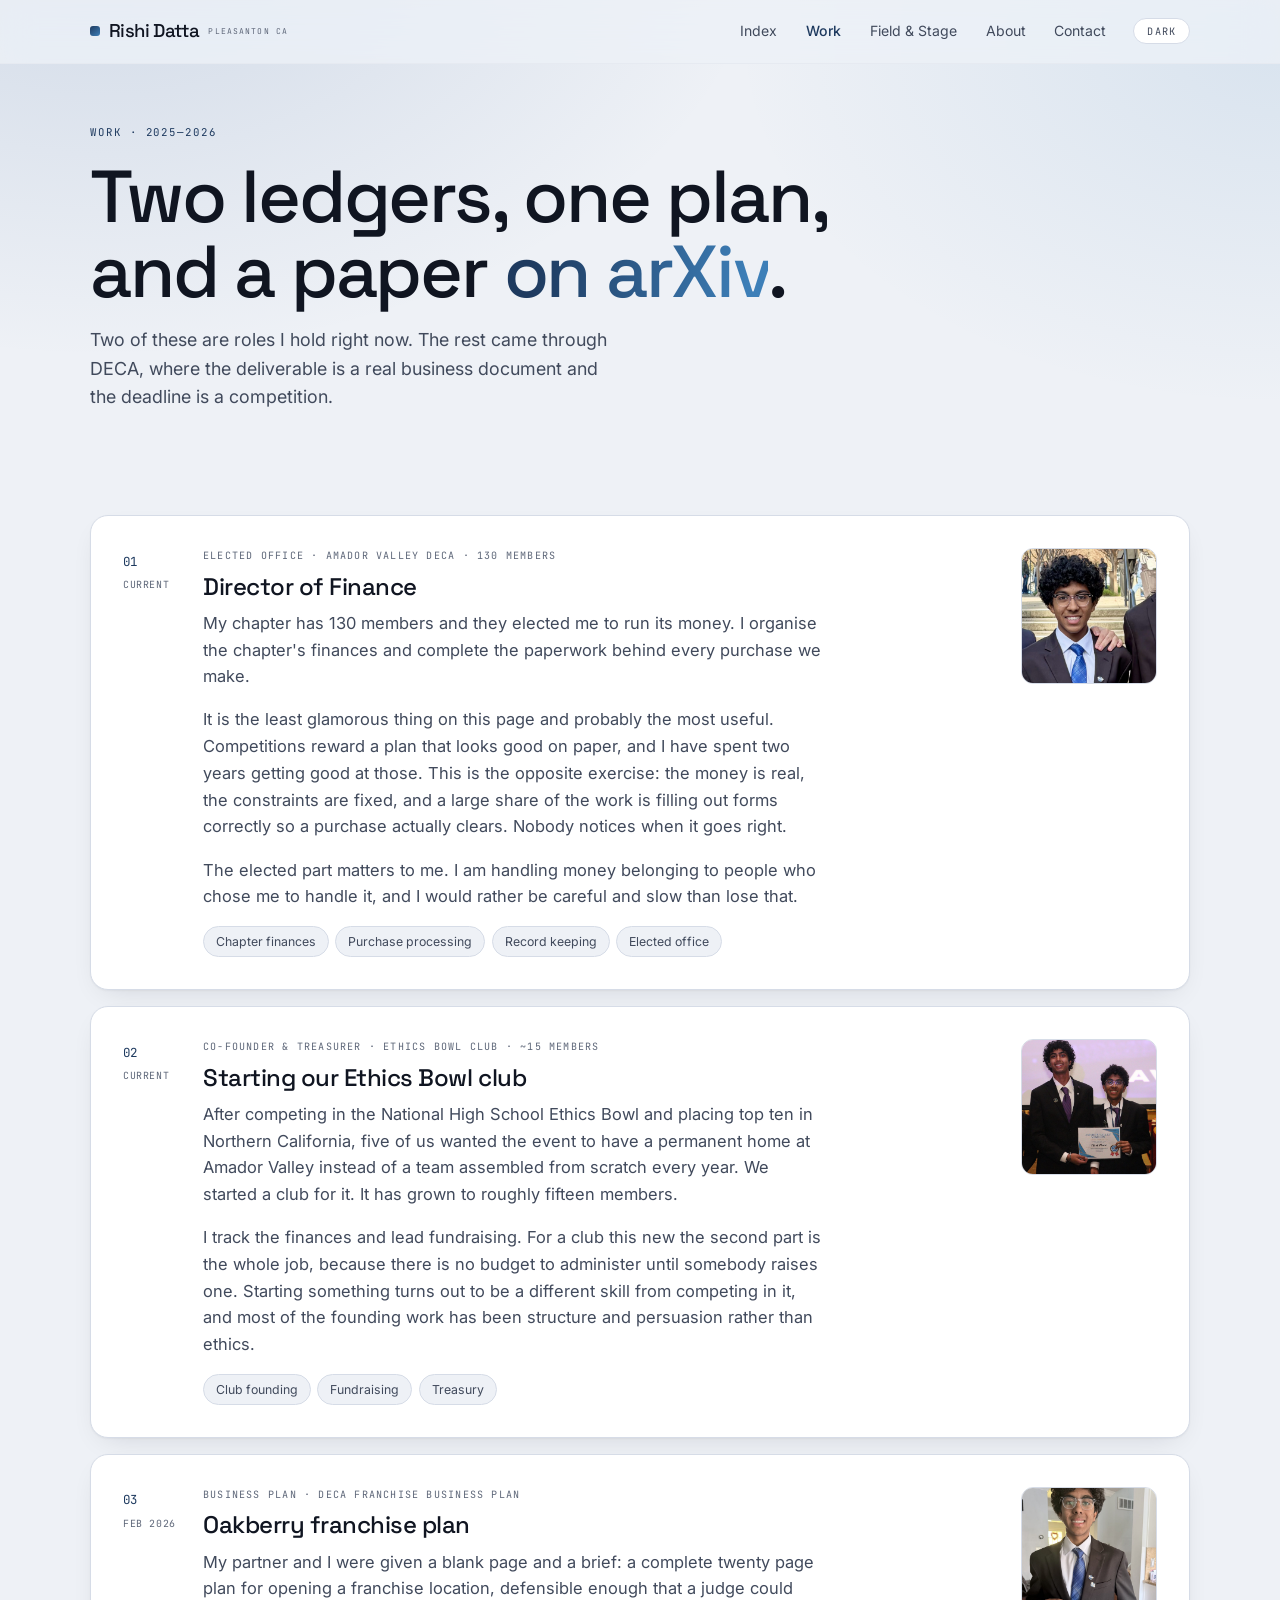
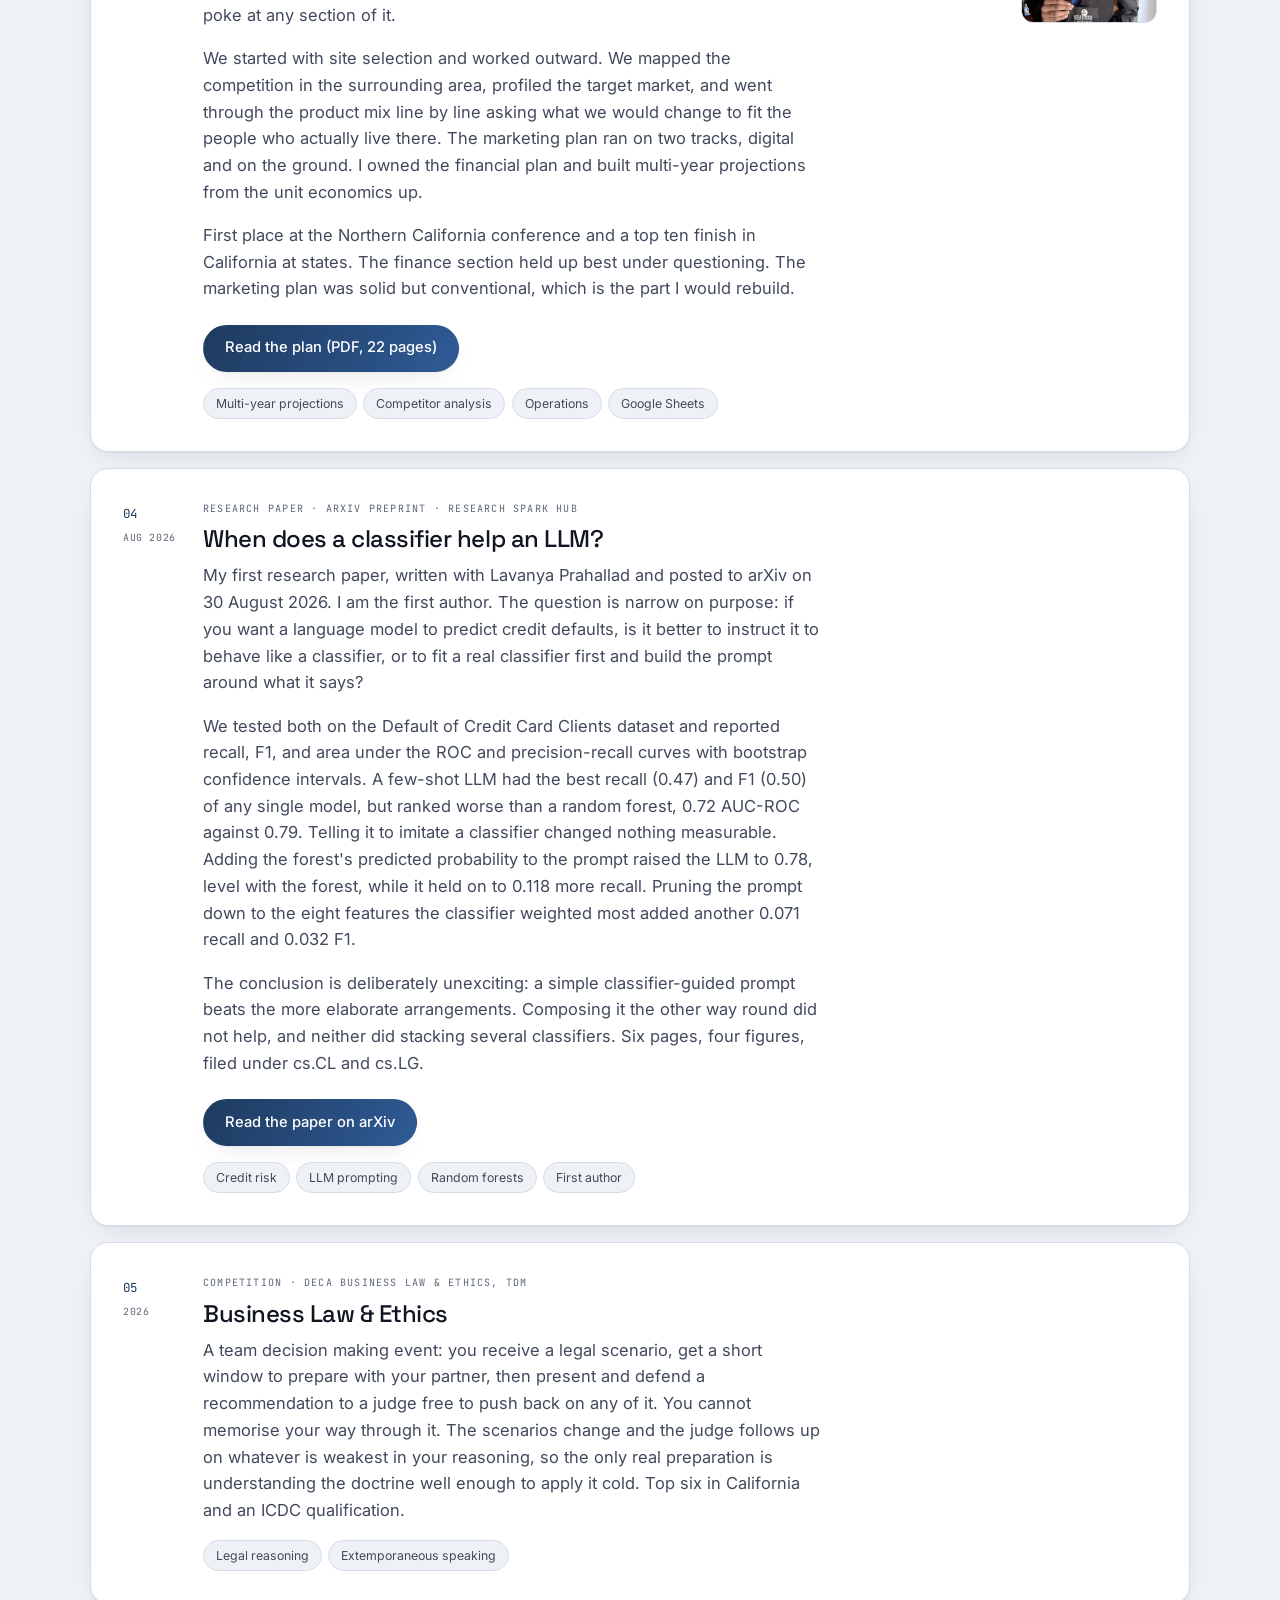
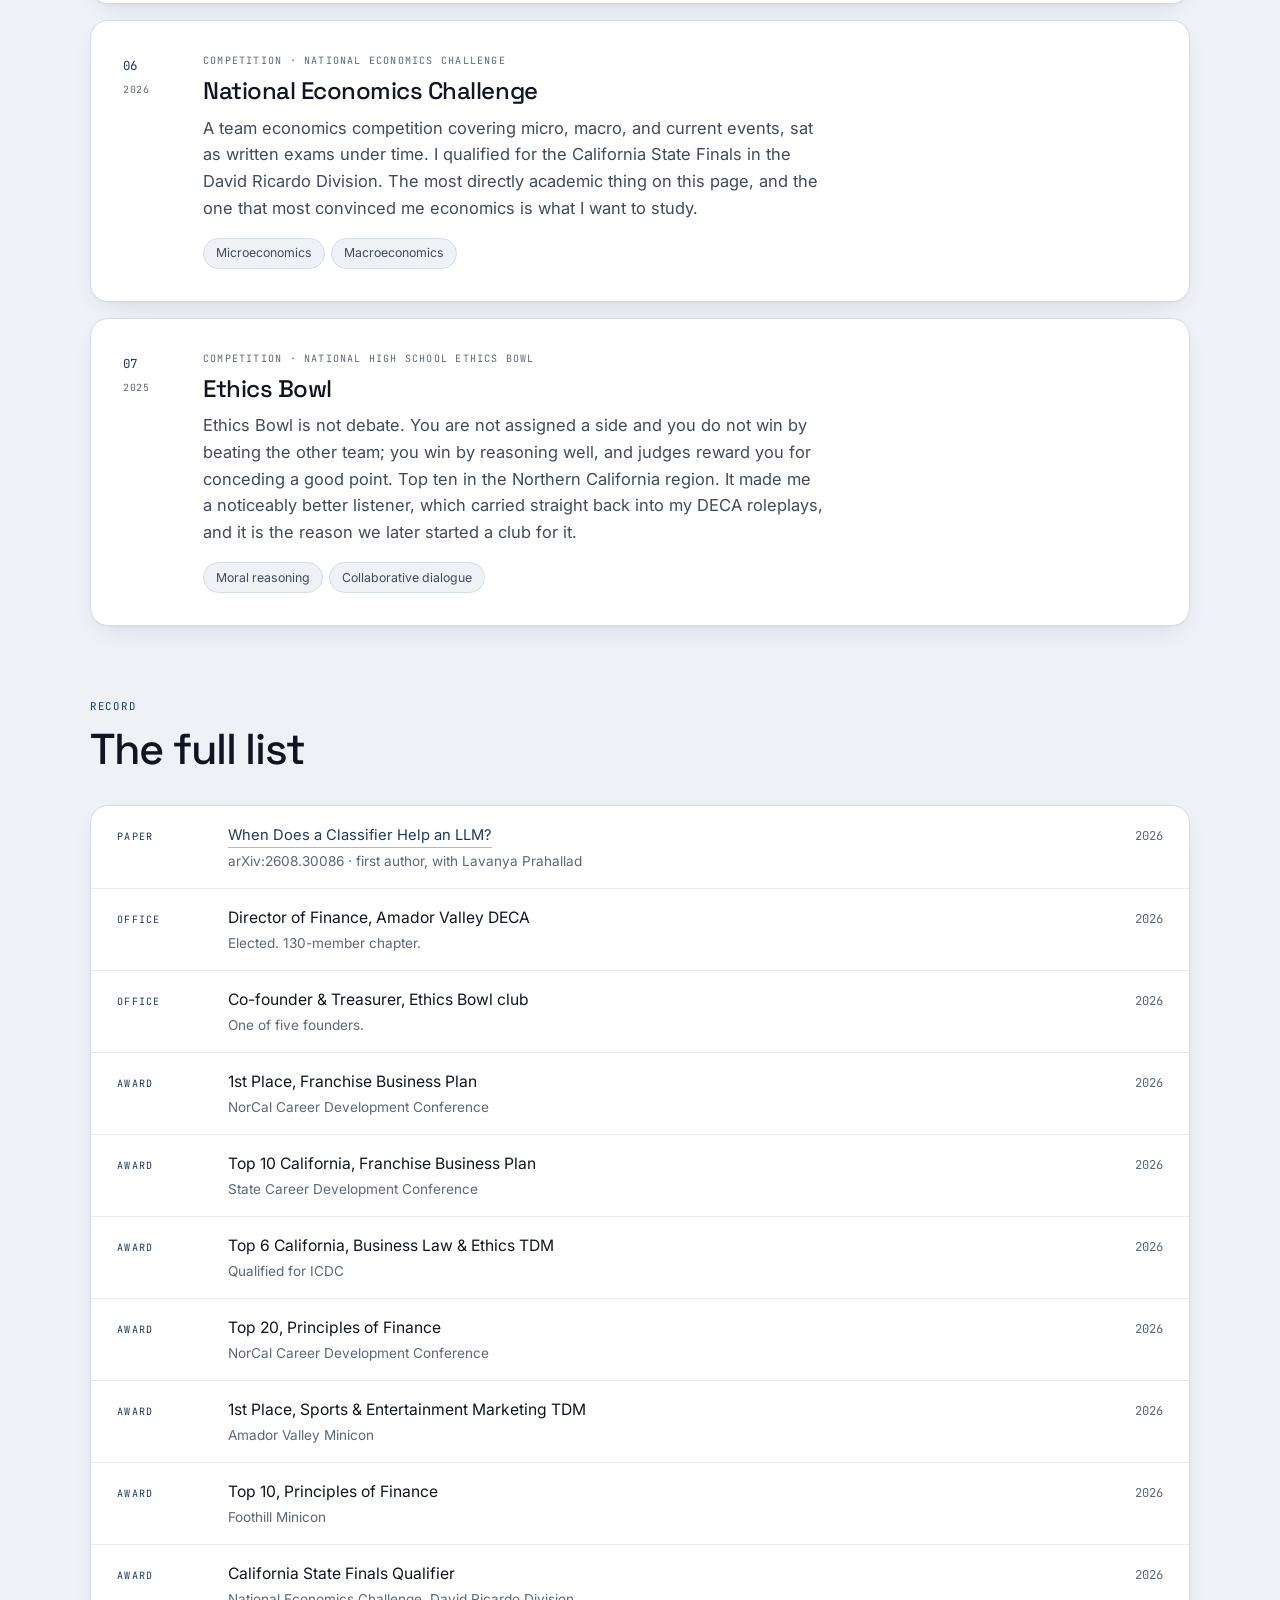
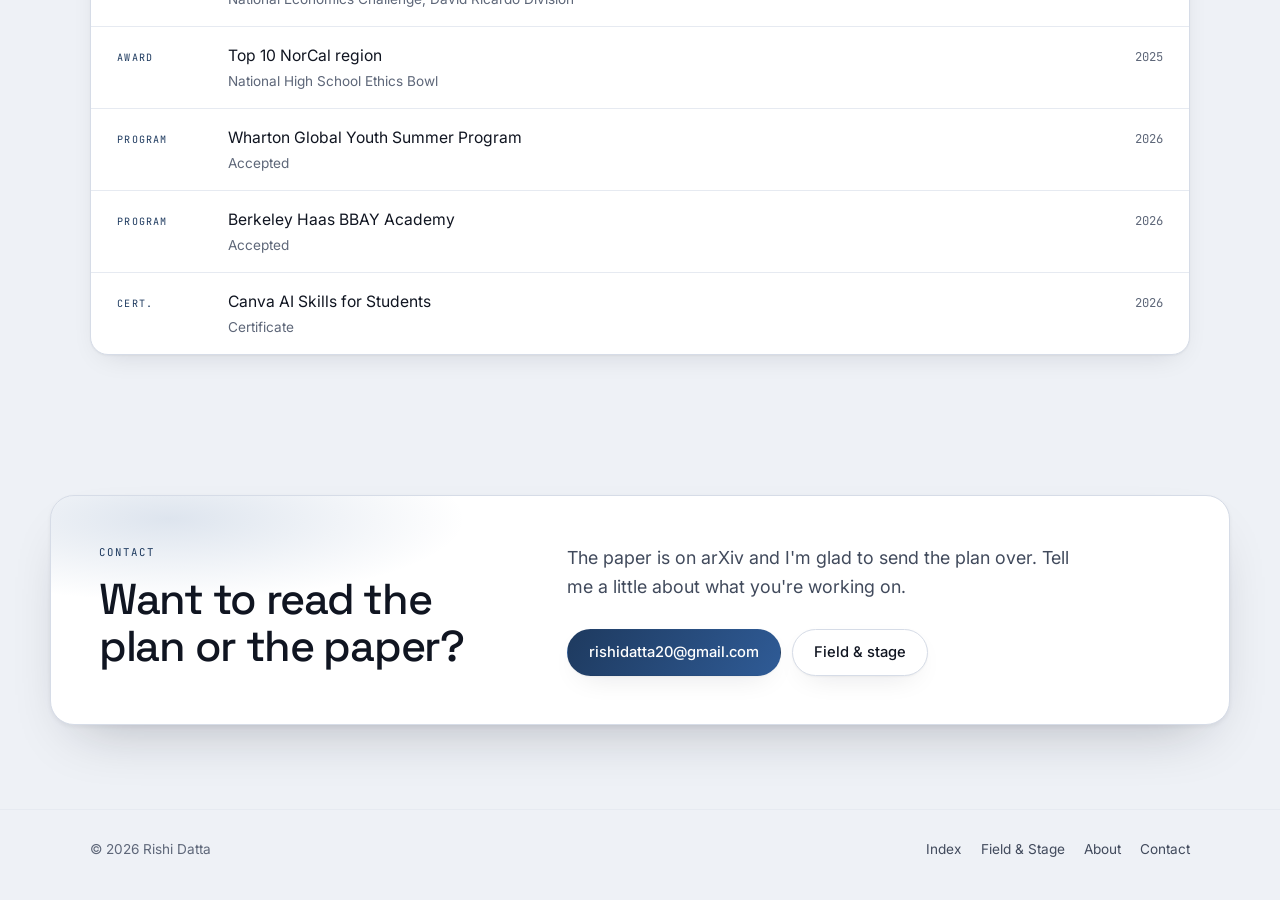
<file: work.html>
<!DOCTYPE html>
<html lang="en">
<head>
<meta charset="utf-8">
<meta name="viewport" content="width=device-width, initial-scale=1">
<title>Work — Rishi Datta</title>
<meta name="description" content="A first-author arXiv paper on classifier-guided prompting for credit-default prediction, elected Director of Finance of a 130-member DECA chapter, Ethics Bowl club co-founder, the Oakberry franchise business plan, and the full competition record.">
<meta name="theme-color" content="#f2f3f6">
<link rel="preconnect" href="https://fonts.googleapis.com">
<link rel="preconnect" href="https://fonts.gstatic.com" crossorigin>
<link href="https://fonts.googleapis.com/css2?family=Space+Grotesk:wght@500;700&family=Inter:wght@400;500&family=JetBrains+Mono:wght@400;500&display=swap" rel="stylesheet">
<link rel="stylesheet" href="assets/style.css">
<script src="assets/site.js"></script>
</head>
<body>

<header class="mast">
  <div class="shell mast-in">
    <a class="wordmark" href="index.html">Rishi Datta<sup>PLEASANTON CA</sup></a>
    <nav>
      <a href="index.html">Index</a>
      <a href="work.html" aria-current="page">Work</a>
      <a href="leadership.html">Field &amp; Stage</a>
      <a href="about.html">About</a>
      <a href="contact.html">Contact</a>
      <button class="themer" type="button">Dark</button>
    </nav>
  </div>
</header>

<section class="opener">
  <div class="shell">
    <p class="tag" style="margin-bottom:1.1rem">Work &middot; 2025—2026</p>
    <h1 class="d1">Two ledgers, one plan, and a paper <span class="navy ital">on arXiv</span>.</h1>
    <p class="lede">
      Two of these are roles I hold right now. The rest came through DECA, where the
      deliverable is a real business document and the deadline is a competition.
    </p>
  </div>
</section>

<section class="band">
  <div class="shell">
    <div class="entries">

      <article class="entry" id="finance-director">
        <div class="no">01<b>Current</b></div>
        <div>
          <p class="kick">Elected office &middot; Amador Valley DECA &middot; 130 members</p>
          <h3 class="d3">Director of Finance</h3>
          <p class="body meas">
            My chapter has 130 members and they elected me to run its money. I organise the
            chapter's finances and complete the paperwork behind every purchase we make.
          </p>
          <p class="body meas">
            It is the least glamorous thing on this page and probably the most useful.
            Competitions reward a plan that looks good on paper, and I have spent two years
            getting good at those. This is the opposite exercise: the money is real, the
            constraints are fixed, and a large share of the work is filling out forms
            correctly so a purchase actually clears. Nobody notices when it goes right.
          </p>
          <p class="body meas">
            The elected part matters to me. I am handling money belonging to people who chose
            me to handle it, and I would rather be careful and slow than lose that.
          </p>
          <div class="keys">
            <span class="key">Chapter finances</span>
            <span class="key">Purchase processing</span>
            <span class="key">Record keeping</span>
            <span class="key">Elected office</span>
          </div>
        </div>
        <div class="thumb"><div class="duo"><img src="assets/deca.jpg" alt="" width="900" height="1125"></div></div>
      </article>

      <article class="entry" id="ethics-club">
        <div class="no">02<b>Current</b></div>
        <div>
          <p class="kick">Co-founder &amp; Treasurer &middot; Ethics Bowl club &middot; ~15 members</p>
          <h3 class="d3">Starting our Ethics Bowl club</h3>
          <p class="body meas">
            After competing in the National High School Ethics Bowl and placing top ten in
            Northern California, five of us wanted the event to have a permanent home at
            Amador Valley instead of a team assembled from scratch every year. We started a
            club for it. It has grown to roughly fifteen members.
          </p>
          <p class="body meas">
            I track the finances and lead fundraising. For a club this new the second part is
            the whole job, because there is no budget to administer until somebody raises one.
            Starting something turns out to be a different skill from competing in it, and
            most of the founding work has been structure and persuasion rather than ethics.
          </p>
          <div class="keys">
            <span class="key">Club founding</span>
            <span class="key">Fundraising</span>
            <span class="key">Treasury</span>
          </div>
        </div>
        <div class="thumb"><div class="duo"><img src="assets/minicon.jpg" alt="" width="1400" height="933"></div></div>
      </article>

      <article class="entry" id="oakberry">
        <div class="no">03<b>Feb 2026</b></div>
        <div>
          <p class="kick">Business plan &middot; DECA Franchise Business Plan</p>
          <h3 class="d3">Oakberry franchise plan</h3>
          <p class="body meas">
            My partner and I were given a blank page and a brief: a complete twenty page plan
            for opening a franchise location, defensible enough that a judge could poke at any
            section of it.
          </p>
          <p class="body meas">
            We started with site selection and worked outward. We mapped the competition in
            the surrounding area, profiled the target market, and went through the product mix
            line by line asking what we would change to fit the people who actually live
            there. The marketing plan ran on two tracks, digital and on the ground. I owned
            the financial plan and built multi-year projections from the unit economics up.
          </p>
          <p class="body meas">
            First place at the Northern California conference and a top ten finish in
            California at states. The finance section held up best under questioning. The
            marketing plan was solid but conventional, which is the part I would rebuild.
          </p>
          <div class="acts" style="margin-top:1.4rem">
            <a class="lnk" href="assets/oakberry-franchise-plan.pdf" target="_blank" rel="noopener">Read the plan (PDF, 22 pages)</a>
          </div>
          <div class="keys">
            <span class="key">Multi-year projections</span>
            <span class="key">Competitor analysis</span>
            <span class="key">Operations</span>
            <span class="key">Google Sheets</span>
          </div>
        </div>
        <div class="thumb"><div class="duo"><img src="assets/portrait.jpg" alt="" width="900" height="1125"></div></div>
      </article>

      <article class="entry" id="research">
        <div class="no">04<b>Aug 2026</b></div>
        <div>
          <p class="kick">Research paper &middot; arXiv preprint &middot; Research Spark Hub</p>
          <h3 class="d3">When does a classifier help an LLM?</h3>
          <p class="body meas">
            My first research paper, written with Lavanya Prahallad and posted to arXiv on 30
            August 2026. I am the first author. The question is narrow on purpose: if you want
            a language model to predict credit defaults, is it better to instruct it to behave
            like a classifier, or to fit a real classifier first and build the prompt around
            what it says?
          </p>
          <p class="body meas">
            We tested both on the Default of Credit Card Clients dataset and reported recall,
            F1, and area under the ROC and precision-recall curves with bootstrap confidence
            intervals. A few-shot LLM had the best recall (0.47) and F1 (0.50) of any single
            model, but ranked worse than a random forest, 0.72 AUC-ROC against 0.79. Telling it
            to imitate a classifier changed nothing measurable. Adding the forest's predicted
            probability to the prompt raised the LLM to 0.78, level with the forest, while it
            held on to 0.118 more recall. Pruning the prompt down to the eight features the
            classifier weighted most added another 0.071 recall and 0.032 F1.
          </p>
          <p class="body meas">
            The conclusion is deliberately unexciting: a simple classifier-guided prompt beats
            the more elaborate arrangements. Composing it the other way round did not help, and
            neither did stacking several classifiers. Six pages, four figures, filed under
            cs.CL and cs.LG.
          </p>
          <div class="acts" style="margin-top:1.4rem">
            <a class="lnk" href="https://arxiv.org/abs/2608.30086" target="_blank" rel="noopener">Read the paper on arXiv</a>
          </div>
          <div class="keys">
            <span class="key">Credit risk</span>
            <span class="key">LLM prompting</span>
            <span class="key">Random forests</span>
            <span class="key">First author</span>
          </div>
        </div>
      </article>

      <article class="entry" id="ble">
        <div class="no">05<b>2026</b></div>
        <div>
          <p class="kick">Competition &middot; DECA Business Law &amp; Ethics, TDM</p>
          <h3 class="d3">Business Law &amp; Ethics</h3>
          <p class="body meas">
            A team decision making event: you receive a legal scenario, get a short window to
            prepare with your partner, then present and defend a recommendation to a judge
            free to push back on any of it. You cannot memorise your way through it. The
            scenarios change and the judge follows up on whatever is weakest in your
            reasoning, so the only real preparation is understanding the doctrine well enough
            to apply it cold. Top six in California and an ICDC qualification.
          </p>
          <div class="keys">
            <span class="key">Legal reasoning</span>
            <span class="key">Extemporaneous speaking</span>
          </div>
        </div>
      </article>

      <article class="entry" id="econ">
        <div class="no">06<b>2026</b></div>
        <div>
          <p class="kick">Competition &middot; National Economics Challenge</p>
          <h3 class="d3">National Economics Challenge</h3>
          <p class="body meas">
            A team economics competition covering micro, macro, and current events, sat as
            written exams under time. I qualified for the California State Finals in the David
            Ricardo Division. The most directly academic thing on this page, and the one that
            most convinced me economics is what I want to study.
          </p>
          <div class="keys">
            <span class="key">Microeconomics</span>
            <span class="key">Macroeconomics</span>
          </div>
        </div>
      </article>

      <article class="entry" id="ethicsbowl">
        <div class="no">07<b>2025</b></div>
        <div>
          <p class="kick">Competition &middot; National High School Ethics Bowl</p>
          <h3 class="d3">Ethics Bowl</h3>
          <p class="body meas">
            Ethics Bowl is not debate. You are not assigned a side and you do not win by
            beating the other team; you win by reasoning well, and judges reward you for
            conceding a good point. Top ten in the Northern California region. It made me a
            noticeably better listener, which carried straight back into my DECA roleplays,
            and it is the reason we later started a club for it.
          </p>
          <div class="keys">
            <span class="key">Moral reasoning</span>
            <span class="key">Collaborative dialogue</span>
          </div>
        </div>
      </article>

    </div>
  </div>
</section>

<section class="band" id="record" style="padding-top:0">
  <div class="shell">
    <div class="head">
      <span class="idx">Record</span>
      <div class="hx"><h2 class="d2">The full list</h2></div>
    </div>

    <div class="ledger">
      <div class="lrow"><span class="k">Paper</span><span class="v"><a class="lnk" style="border-bottom-width:1px" href="https://arxiv.org/abs/2608.30086" target="_blank" rel="noopener">When Does a Classifier Help an LLM?</a><small>arXiv:2608.30086 &middot; first author, with Lavanya Prahallad</small></span><span class="n">2026</span></div>
      <div class="lrow"><span class="k">Office</span><span class="v">Director of Finance, Amador Valley DECA<small>Elected. 130-member chapter.</small></span><span class="n">2026</span></div>
      <div class="lrow"><span class="k">Office</span><span class="v">Co-founder &amp; Treasurer, Ethics Bowl club<small>One of five founders.</small></span><span class="n">2026</span></div>
      <div class="lrow"><span class="k">Award</span><span class="v">1st Place, Franchise Business Plan<small>NorCal Career Development Conference</small></span><span class="n">2026</span></div>
      <div class="lrow"><span class="k">Award</span><span class="v">Top 10 California, Franchise Business Plan<small>State Career Development Conference</small></span><span class="n">2026</span></div>
      <div class="lrow"><span class="k">Award</span><span class="v">Top 6 California, Business Law &amp; Ethics TDM<small>Qualified for ICDC</small></span><span class="n">2026</span></div>
      <div class="lrow"><span class="k">Award</span><span class="v">Top 20, Principles of Finance<small>NorCal Career Development Conference</small></span><span class="n">2026</span></div>
      <div class="lrow"><span class="k">Award</span><span class="v">1st Place, Sports &amp; Entertainment Marketing TDM<small>Amador Valley Minicon</small></span><span class="n">2026</span></div>
      <div class="lrow"><span class="k">Award</span><span class="v">Top 10, Principles of Finance<small>Foothill Minicon</small></span><span class="n">2026</span></div>
      <div class="lrow"><span class="k">Award</span><span class="v">California State Finals Qualifier<small>National Economics Challenge, David Ricardo Division</small></span><span class="n">2026</span></div>
      <div class="lrow"><span class="k">Award</span><span class="v">Top 10 NorCal region<small>National High School Ethics Bowl</small></span><span class="n">2025</span></div>
      <div class="lrow"><span class="k">Program</span><span class="v">Wharton Global Youth Summer Program<small>Accepted</small></span><span class="n">2026</span></div>
      <div class="lrow"><span class="k">Program</span><span class="v">Berkeley Haas BBAY Academy<small>Accepted</small></span><span class="n">2026</span></div>
      <div class="lrow"><span class="k">Cert.</span><span class="v">Canva AI Skills for Students<small>Certificate</small></span><span class="n">2026</span></div>
    </div>
  </div>
</section>

<section class="close reveal">
  <div class="shell duet">
    <div>
      <p class="tag" style="margin-bottom:.9rem">Contact</p>
      <h2 class="d2">Want to read the plan or the paper?</h2>
    </div>
    <div>
      <p class="lede" style="margin-bottom:1.75rem">
        The paper is on arXiv and I'm glad to send the plan over. Tell me a little about what
        you're working on.
      </p>
      <div class="acts">
        <a class="lnk" href="mailto:rishidatta20@gmail.com">rishidatta20@gmail.com</a>
        <a class="lnk quiet" href="leadership.html">Field &amp; stage</a>
      </div>
    </div>
  </div>
</section>

<footer class="foot">
  <div class="shell foot-in">
    <span>© 2026 Rishi Datta</span>
    <span class="foot-nav">
      <a href="index.html">Index</a>
      <a href="leadership.html">Field &amp; Stage</a>
      <a href="about.html">About</a>
      <a href="contact.html">Contact</a>
    </span>
  </div>
</footer>

</body>
</html>
</file>
<file: assets/style.css>
/* ==========================================================================
   Rishi Datta — personal site
   Modern navy. Card surfaces, soft glow, clean geometric type.
   Photos are always shown normally — no filters, no hover-to-reveal.
   ========================================================================== */

:root {
  --bg:        #eef1f6;
  --bg-2:      #e4e9f1;
  --card:      #ffffff;
  --ink:       #101521;
  --ink-2:     #414a5c;
  --ink-3:     #5e6779;
  --navy:      #1e3a5f;
  --navy-2:    #2f5b96;
  --cyan:      #3d7fb8;
  --line:      #d6dce7;
  --line-2:    #e6eaf1;
  --glow-a:    rgba(47, 91, 150, .16);
  --glow-b:    rgba(61, 127, 184, .12);
  --shadow:    0 1px 2px rgba(16,21,33,.04), 0 10px 30px -14px rgba(16,21,33,.16);
  --shadow-lg: 0 2px 4px rgba(16,21,33,.05), 0 26px 60px -28px rgba(16,21,33,.3);

  --display: "Space Grotesk", "Inter", -apple-system, Helvetica, Arial, sans-serif;
  --sans:    "Inter", -apple-system, BlinkMacSystemFont, "Segoe UI", Helvetica, Arial, sans-serif;
  --mono:    "JetBrains Mono", ui-monospace, SFMono-Regular, Menlo, monospace;

  --pad: clamp(1.15rem, 4vw, 2.5rem);
  --max: 1180px;
  --r:   18px;
  --r-s: 12px;
}

html[data-theme="dark"] {
  --bg:      #080b12;
  --bg-2:    #0d121c;
  --card:    #121826;
  --ink:     #eef1f7;
  --ink-2:   #b0b9cb;
  --ink-3:   #8d97ab;
  --navy:    #7fa9dd;
  --navy-2:  #a3c4ec;
  --cyan:    #63b6e8;
  --line:    #222a3b;
  --line-2:  #1a2130;
  --glow-a:  rgba(99, 154, 220, .17);
  --glow-b:  rgba(99, 182, 232, .12);
  --shadow:    0 1px 2px rgba(0,0,0,.4), 0 10px 30px -14px rgba(0,0,0,.7);
  --shadow-lg: 0 2px 4px rgba(0,0,0,.5), 0 26px 60px -28px rgba(0,0,0,.85);
}

/* --- base ----------------------------------------------------------------- */

*, *::before, *::after { box-sizing: border-box; }
html { -webkit-text-size-adjust: 100%; scroll-behavior: smooth; }

body {
  margin: 0;
  color: var(--ink);
  font-family: var(--sans);
  font-size: 16.5px;
  line-height: 1.62;
  -webkit-font-smoothing: antialiased;
  background: var(--bg);
  background-image:
    radial-gradient(60rem 40rem at 8% -10%, var(--glow-a), transparent 70%),
    radial-gradient(50rem 34rem at 100% 4%, var(--glow-b), transparent 68%);
  background-attachment: fixed;
  transition: background-color .3s ease, color .3s ease;
}

img { max-width: 100%; display: block; }
a { color: inherit; }
h1,h2,h3,h4 { margin: 0; font-weight: 500; }
p { margin: 0 0 1em; }
p:last-child { margin-bottom: 0; }
ul { margin: 0; padding: 0; list-style: none; }

.shell { max-width: var(--max); margin: 0 auto; padding-inline: var(--pad); }

/* --- type ----------------------------------------------------------------- */

.d1, .d2, .d3, .serif {
  font-family: var(--display);
  font-weight: 500;
  letter-spacing: -0.03em;
}
.d1 { font-size: clamp(2.5rem, 6.6vw, 4.6rem); line-height: 1.02; }
.d2 { font-size: clamp(1.8rem, 3.8vw, 2.7rem); line-height: 1.08; }
.d3 { font-size: clamp(1.22rem, 2.1vw, 1.5rem); line-height: 1.18; letter-spacing: -0.02em; }

.navy { color: var(--navy); }

/* accent phrase: gradient fill rather than italics */
.ital {
  font-style: normal;
  background: linear-gradient(96deg, var(--navy) 12%, var(--cyan) 92%);
  -webkit-background-clip: text; background-clip: text;
  -webkit-text-fill-color: transparent; color: transparent;
}

.tag {
  font-family: var(--mono);
  font-size: .67rem; letter-spacing: .18em; text-transform: uppercase;
  color: var(--navy);
}

.lede { font-size: clamp(1.02rem, 1.4vw, 1.14rem); line-height: 1.58; color: var(--ink-2); max-width: 48ch; }
.body { color: var(--ink-2); }
.meas { max-width: 62ch; }
.dim  { color: var(--ink-3); }

.rule, .rule-soft, .rule-ink { border-top: 1px solid var(--line-2); }

/* --- masthead ------------------------------------------------------------- */

.mast {
  position: sticky; top: 0; z-index: 60;
  background: color-mix(in srgb, var(--bg) 78%, transparent);
  backdrop-filter: saturate(1.6) blur(16px);
  -webkit-backdrop-filter: saturate(1.6) blur(16px);
  border-bottom: 1px solid var(--line-2);
}

.mast-in {
  display: flex; align-items: center; justify-content: space-between;
  gap: 1.25rem; padding-block: .9rem; flex-wrap: wrap;
}

.wordmark {
  font-family: var(--display); font-weight: 500;
  font-size: 1.16rem; letter-spacing: -0.03em;
  text-decoration: none; line-height: 1;
  display: inline-flex; align-items: center; gap: .55rem;
}
.wordmark::before {
  content: ""; width: 10px; height: 10px; border-radius: 3px; flex: none;
  background: linear-gradient(140deg, var(--navy), var(--cyan));
}
.wordmark sup {
  font-family: var(--mono); font-size: .5rem; letter-spacing: .14em;
  color: var(--ink-3); vertical-align: super; font-weight: 400;
}

.mast nav { display: flex; gap: clamp(.8rem, 2.1vw, 1.6rem); flex-wrap: wrap; align-items: center; }
.mast nav a {
  font-size: .88rem; color: var(--ink-2); text-decoration: none;
  padding: .35rem .1rem; border-radius: 8px; transition: color .18s ease;
}
.mast nav a:hover { color: var(--ink); }
.mast nav a[aria-current="page"] { color: var(--navy); font-weight: 500; }

.themer {
  font-family: var(--mono); font-size: .64rem; letter-spacing: .12em; text-transform: uppercase;
  color: var(--ink-2); background: var(--card); cursor: pointer;
  border: 1px solid var(--line); border-radius: 999px; padding: .35rem .8rem;
  transition: border-color .18s ease, color .18s ease;
}
.themer:hover { border-color: var(--navy); color: var(--navy); }

/* --- sections ------------------------------------------------------------- */

.band { padding-block: clamp(2.5rem, 6vw, 4.5rem); }

.head { display: block; margin-bottom: 2rem; }
.head .idx {
  font-family: var(--mono); font-size: .67rem; letter-spacing: .16em;
  text-transform: uppercase; color: var(--navy);
  display: block; margin-bottom: .65rem;
}
.head .hx {
  display: flex; align-items: flex-end; justify-content: space-between;
  gap: 1.25rem; flex-wrap: wrap; width: 100%;
}
.head .hx > :first-child { flex: 1 1 auto; }

.more {
  font-size: .88rem; color: var(--navy); text-decoration: none;
  border-bottom: 1px solid color-mix(in srgb, var(--navy) 35%, transparent);
  padding-bottom: 2px; white-space: nowrap;
}
.more:hover { border-bottom-color: var(--navy); }

/* --- hero ----------------------------------------------------------------- */

.hero { padding-top: clamp(2.25rem, 6vw, 4rem); }

.hero-grid {
  display: grid;
  grid-template-columns: minmax(0, 1.15fr) minmax(0, .85fr);
  gap: clamp(1.75rem, 4vw, 3.25rem);
  align-items: center;
}

.hero-copy { padding: 0; }

.hero-meta {
  display: inline-flex; align-items: center; gap: .6rem; flex-wrap: wrap;
  font-size: .84rem; color: var(--ink-2);
  background: var(--card); border: 1px solid var(--line);
  border-radius: 999px; padding: .42rem 1rem; margin-bottom: 1.7rem;
  box-shadow: var(--shadow);
}
.hero-meta b { color: var(--navy); font-weight: 500; }
.hero-meta span:nth-child(2) { color: var(--line); }

.hero h1 { margin-bottom: 1.35rem; }
.hero .lede { margin-bottom: 1.9rem; }

.hero-figure {
  position: relative; margin: 0;
  border-radius: var(--r); overflow: hidden;
  border: 1px solid var(--line); background: var(--card);
  box-shadow: var(--shadow-lg);
}
.hero-figure .duo { aspect-ratio: 4 / 5; }
.hero-figure .duo img { width: 100%; height: 100%; object-fit: cover; object-position: center 20%; }

.stamp {
  position: absolute; left: .75rem; right: .75rem; bottom: .75rem; z-index: 3;
  background: color-mix(in srgb, var(--card) 82%, transparent);
  backdrop-filter: blur(10px); -webkit-backdrop-filter: blur(10px);
  border: 1px solid var(--line); border-radius: var(--r-s);
  font-family: var(--mono); font-size: .6rem; letter-spacing: .1em;
  text-transform: uppercase; color: var(--ink-2);
  padding: .5rem .7rem; text-align: center;
}

/* --- photos: shown normally, always ---------------------------------------- */

.duo { position: relative; overflow: hidden; background: var(--bg-2); }
.duo img { width: 100%; transition: transform .6s ease; }
.duo:hover img { transform: scale(1.02); }

.plate { position: relative; margin: 0; }
.plate .duo {
  aspect-ratio: 16 / 9;
  border-radius: var(--r); border: 1px solid var(--line);
  box-shadow: var(--shadow);
}
.plate .duo img { height: 100%; object-fit: cover; object-position: center 38%; }
.plate figcaption {
  font-family: var(--mono); font-size: .63rem; letter-spacing: .11em;
  text-transform: uppercase; color: var(--ink-3);
  margin: .75rem 0 0; text-align: center;
}

.slot { border-radius: var(--r); overflow: hidden; border: 1px solid var(--line); box-shadow: var(--shadow); background: var(--card); }
.slot .duo { aspect-ratio: 4/5; }
.slot .duo img { height: 100%; object-fit: cover; }

.port {
  margin: 0; border-radius: var(--r); overflow: hidden;
  border: 1px solid var(--line); background: var(--card);
  box-shadow: var(--shadow); max-width: 340px;
}
.port .duo { aspect-ratio: 4/5; }
.port .duo img { height: 100%; object-fit: cover; }
.port figcaption {
  font-family: var(--mono); font-size: .6rem; letter-spacing: .11em;
  text-transform: uppercase; color: var(--ink-3);
  padding: .6rem .8rem; border-top: 1px solid var(--line-2);
}

/* --- figure strip --------------------------------------------------------- */

.figs {
  display: grid; grid-template-columns: repeat(4, minmax(0,1fr));
  gap: .8rem;
}
.fig {
  background: var(--card); border: 1px solid var(--line);
  border-radius: var(--r-s); padding: 1.3rem 1.15rem 1.4rem;
  box-shadow: var(--shadow);
  position: relative; overflow: hidden;
}
.fig::before {
  content: ""; position: absolute; left: 0; right: 0; top: 0; height: 2px;
  background: linear-gradient(90deg, var(--navy), var(--cyan));
  opacity: .85;
}
.fig .n {
  font-family: var(--display); font-weight: 500;
  font-size: clamp(1.85rem, 3.3vw, 2.4rem); line-height: 1;
  letter-spacing: -0.035em; color: var(--navy);
  display: block; margin-bottom: .45rem;
}
.fig .l { font-size: .78rem; color: var(--ink-3); line-height: 1.45; }

/* --- entries (work / roles) ------------------------------------------------ */

.entries { display: grid; gap: 1rem; }

.entry {
  display: grid;
  grid-template-columns: 3.5rem minmax(0,1fr) 8.5rem;
  gap: 1.5rem;
  background: var(--card); border: 1px solid var(--line);
  border-radius: var(--r); padding: clamp(1.4rem, 2.6vw, 2rem);
  box-shadow: var(--shadow);
  align-items: start;
  transition: border-color .25s ease, transform .25s ease, box-shadow .25s ease;
}
.entry:hover { border-color: color-mix(in srgb, var(--navy) 40%, var(--line)); transform: translateY(-2px); box-shadow: var(--shadow-lg); }

.entry .no {
  font-family: var(--mono); font-size: .78rem; color: var(--navy);
  padding-top: .2rem;
}
.entry .no b { display: block; font-weight: 400; color: var(--ink-3); margin-top: .35rem; font-size: .62rem; letter-spacing: .06em; text-transform: uppercase; }
.entry h3 { margin-bottom: .55rem; }
.entry .kick {
  font-family: var(--mono); font-size: .63rem; letter-spacing: .12em;
  text-transform: uppercase; color: var(--ink-3); margin-bottom: .5rem;
}
.entry .thumb { border-radius: var(--r-s); overflow: hidden; border: 1px solid var(--line); }
.entry .thumb .duo { aspect-ratio: 1/1; }
.entry .thumb .duo img { height: 100%; object-fit: cover; }

.keys { display: flex; flex-wrap: wrap; gap: .4rem; margin-top: 1rem; }
.key {
  font-size: .77rem; color: var(--ink-2);
  border: 1px solid var(--line); background: var(--bg);
  border-radius: 999px; padding: .28rem .75rem;
}

.notes { margin-top: .8rem; }
.notes li {
  display: grid; grid-template-columns: 1rem 1fr; gap: .45rem;
  font-size: .94rem; color: var(--ink-2); margin-bottom: .42rem;
}
.notes li::before { content: "▹"; color: var(--cyan); font-size: .8rem; line-height: 1.7; }
.notes li:last-child { margin-bottom: 0; }

/* --- ledger --------------------------------------------------------------- */

.ledger {
  background: var(--card); border: 1px solid var(--line);
  border-radius: var(--r); box-shadow: var(--shadow); overflow: hidden;
}
.lrow {
  display: grid; grid-template-columns: 5.5rem minmax(0,1fr) auto;
  gap: 1rem 1.4rem; align-items: baseline;
  padding: 1rem clamp(1.1rem, 2.4vw, 1.65rem);
  border-bottom: 1px solid var(--line-2);
  transition: background .2s ease;
}
.lrow:last-child { border-bottom: 0; }
.lrow:hover { background: var(--bg-2); }
.lrow .k {
  font-family: var(--mono); font-size: .63rem; letter-spacing: .11em;
  color: var(--navy); text-transform: uppercase;
}
.lrow .v { font-size: .98rem; }
.lrow .v small { display: block; color: var(--ink-3); font-size: .85rem; margin-top: .1rem; }
.lrow .n {
  font-family: var(--mono); font-variant-numeric: tabular-nums;
  font-size: .76rem; color: var(--ink-3); text-align: right; white-space: nowrap;
}

/* --- layout helpers -------------------------------------------------------- */

.duet { display: grid; grid-template-columns: minmax(0,.68fr) minmax(0,1fr); gap: clamp(1.6rem,4vw,3.25rem); align-items: start; }
.trio { display: grid; grid-template-columns: repeat(3, minmax(0,1fr)); gap: .9rem; }
.trio > div {
  background: var(--card); border: 1px solid var(--line);
  border-radius: var(--r); padding: 1.4rem 1.3rem 1.55rem; box-shadow: var(--shadow);
}

/* --- links ---------------------------------------------------------------- */

.acts { display: flex; gap: .7rem; flex-wrap: wrap; align-items: center; }

.lnk {
  display: inline-flex; align-items: center; gap: .45rem;
  font-size: .92rem; font-weight: 500; text-decoration: none;
  padding: .68rem 1.3rem; border-radius: 999px;
  color: #fff; border: 1px solid transparent;
  background: linear-gradient(120deg, var(--navy), var(--navy-2));
  box-shadow: var(--shadow);
  transition: transform .2s ease, box-shadow .2s ease, opacity .2s ease;
}
/* only the solid gradient button gets dark text in dark mode.
   Scoped with :not() so ghost buttons and inline ledger links keep light text. */
html[data-theme="dark"] .lnk:not(.quiet) { color: #080b12; }
.lnk:hover { transform: translateY(-1px); box-shadow: var(--shadow-lg); }

.lnk.quiet {
  background: var(--card); color: var(--ink); border-color: var(--line);
}
.lnk.quiet:hover { border-color: var(--navy); color: var(--navy); }
/* must come after the dark .lnk rule above, which would otherwise darken this text */
html[data-theme="dark"] .lnk.quiet { color: var(--ink); }
html[data-theme="dark"] .lnk.quiet:hover { color: var(--navy); }

/* inline text links inside the ledger */
.lrow .lnk {
  padding: 0; background: none; color: var(--navy); box-shadow: none;
  border: 0; border-bottom: 1px solid color-mix(in srgb, var(--navy) 35%, transparent);
  border-radius: 0; font-weight: 400;
}
.lrow .lnk:hover { transform: none; box-shadow: none; border-bottom-color: var(--navy); }
/* beats html[data-theme="dark"] .lnk:not(.quiet) above */
html[data-theme="dark"] .lrow .lnk { color: var(--navy); }

/* --- closing -------------------------------------------------------------- */

.close { padding-block: clamp(2.5rem,6vw,4.25rem); }
.close .shell {
  background: var(--card); border: 1px solid var(--line);
  border-radius: 24px; padding: clamp(1.75rem, 4vw, 3rem);
  box-shadow: var(--shadow-lg);
  position: relative; overflow: hidden;
  max-width: var(--max);
}
.close .shell::before {
  content: ""; position: absolute; inset: -40% 55% 40% -25%;
  background: radial-gradient(closest-side, var(--glow-a), transparent 72%);
  pointer-events: none;
}
.close .shell > * { position: relative; }

/* --- opener --------------------------------------------------------------- */

.opener { padding-block: clamp(2.25rem,5vw,3.75rem) clamp(1.25rem,2.5vw,2rem); }
.opener h1 { margin-bottom: 1.1rem; max-width: 18ch; }

/* --- footer --------------------------------------------------------------- */

.foot { border-top: 1px solid var(--line-2); padding-block: 1.75rem 2.5rem; margin-top: 1rem; }
.foot-in {
  display: flex; justify-content: space-between; gap: 1.25rem; flex-wrap: wrap;
  font-size: .85rem; color: var(--ink-3);
}
.foot-in a { color: var(--ink-2); text-decoration: none; }
.foot-in a:hover { color: var(--navy); }
.foot-nav { display: flex; gap: 1.2rem; flex-wrap: wrap; }

/* --- responsive ----------------------------------------------------------- */

@media (max-width: 1000px) {
  .entry { grid-template-columns: 3rem minmax(0,1fr); }
  .entry .thumb { display: none; }
  .figs { grid-template-columns: repeat(2, minmax(0,1fr)); }
}

@media (max-width: 820px) {
  .hero-grid { grid-template-columns: 1fr; }
  .hero-copy { order: 2; }
  .hero-figure { order: 1; max-width: 330px; }
  .hero-figure .duo { aspect-ratio: 1/1; }
  .duet { grid-template-columns: 1fr; }
  .trio { grid-template-columns: 1fr; }
  .plate .duo { aspect-ratio: 3/2; }
}

@media (max-width: 620px) {
  body { font-size: 16px; }
  .mast-in { padding-block: .7rem; gap: .6rem; }
  .mast nav { gap: .85rem; font-size: .82rem; }
  .head .hx { flex-direction: column; align-items: flex-start; gap: .75rem; }
  .entry { grid-template-columns: 1fr; gap: .5rem; padding: 1.25rem; }
  .entry .no { padding-top: 0; }
  .entry .no b { display: inline; margin-left: .5rem; }
  .lrow { grid-template-columns: 1fr; gap: .2rem; }
  .lrow .n { text-align: left; }
  .figs { grid-template-columns: 1fr; }
  .port { max-width: 100%; }
}

@media (prefers-reduced-motion: reduce) {
  html { scroll-behavior: auto; }
  * { transition: none !important; }
}

@media print {
  .mast, .themer, .acts { display: none !important; }
  body { background: #fff; font-size: 10.5pt; }
  .entry, .ledger, .fig, .trio > div { box-shadow: none; break-inside: avoid; }
}
</file>
